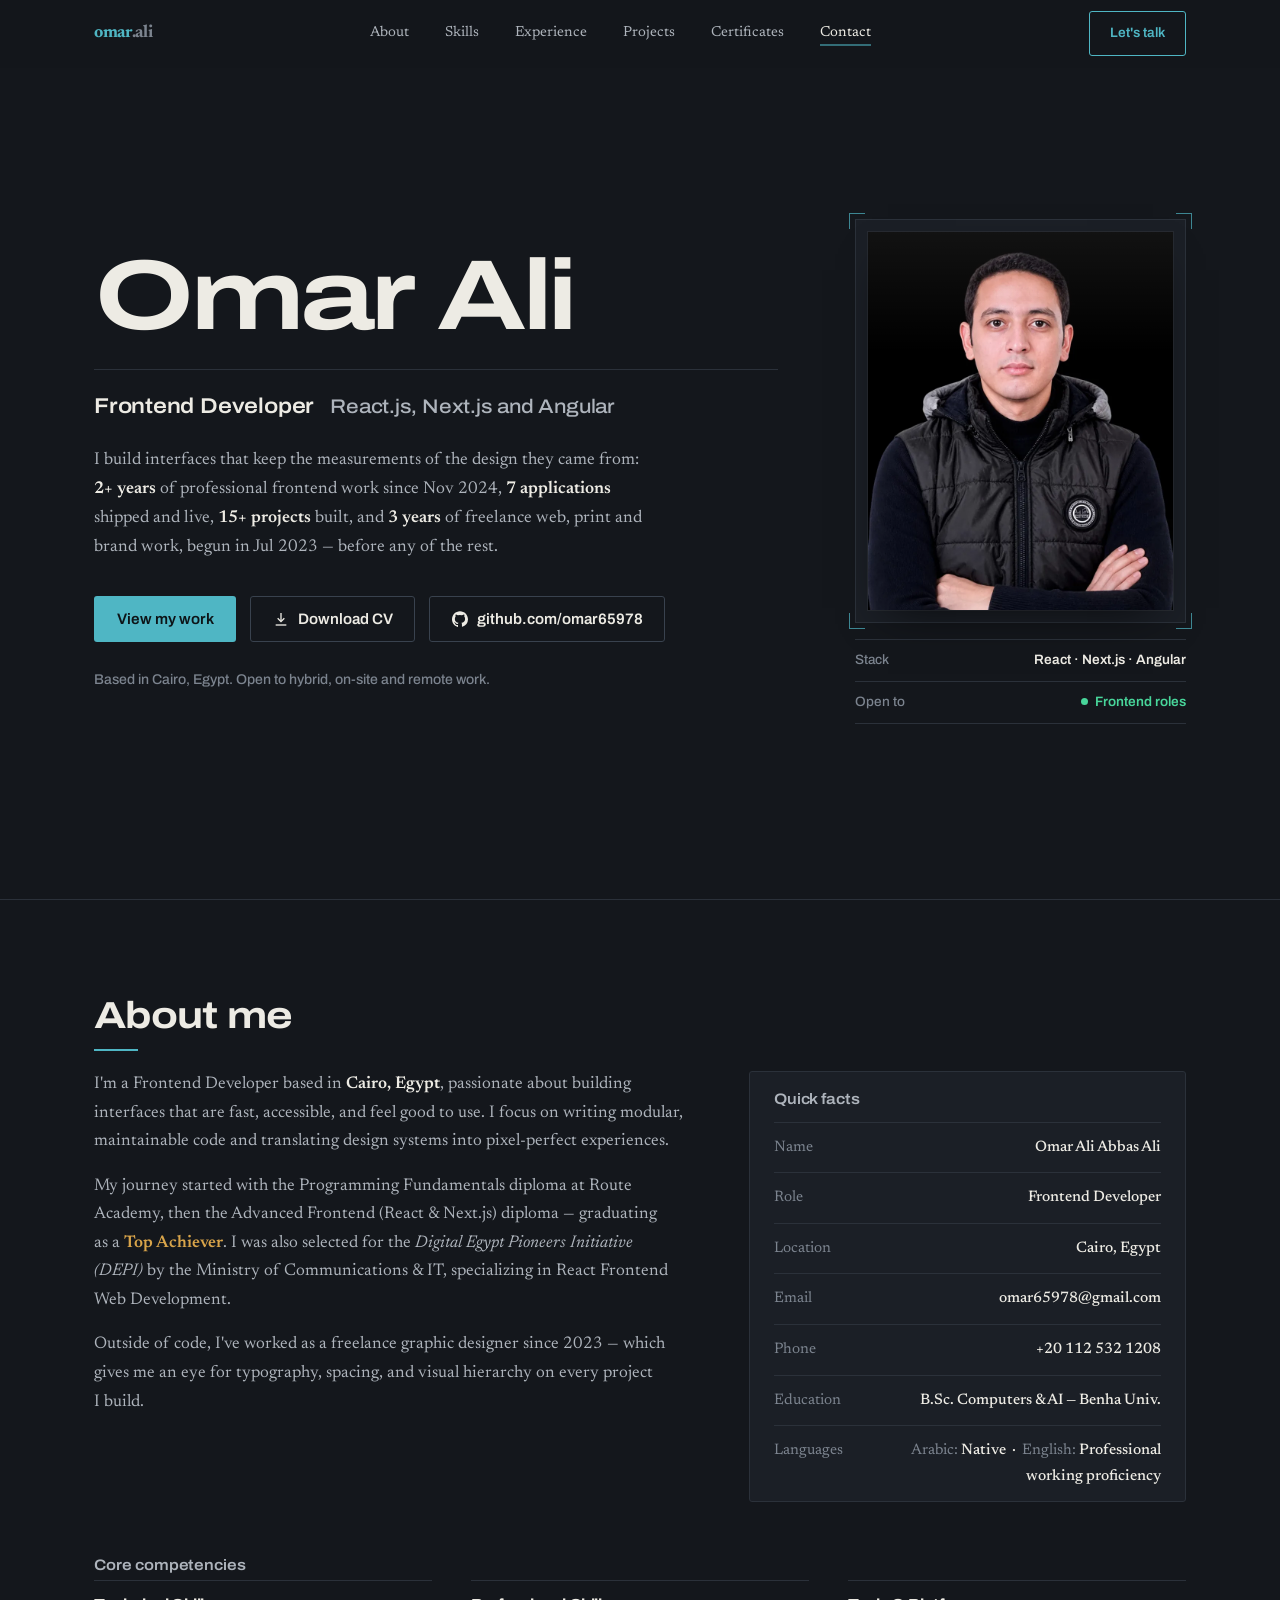
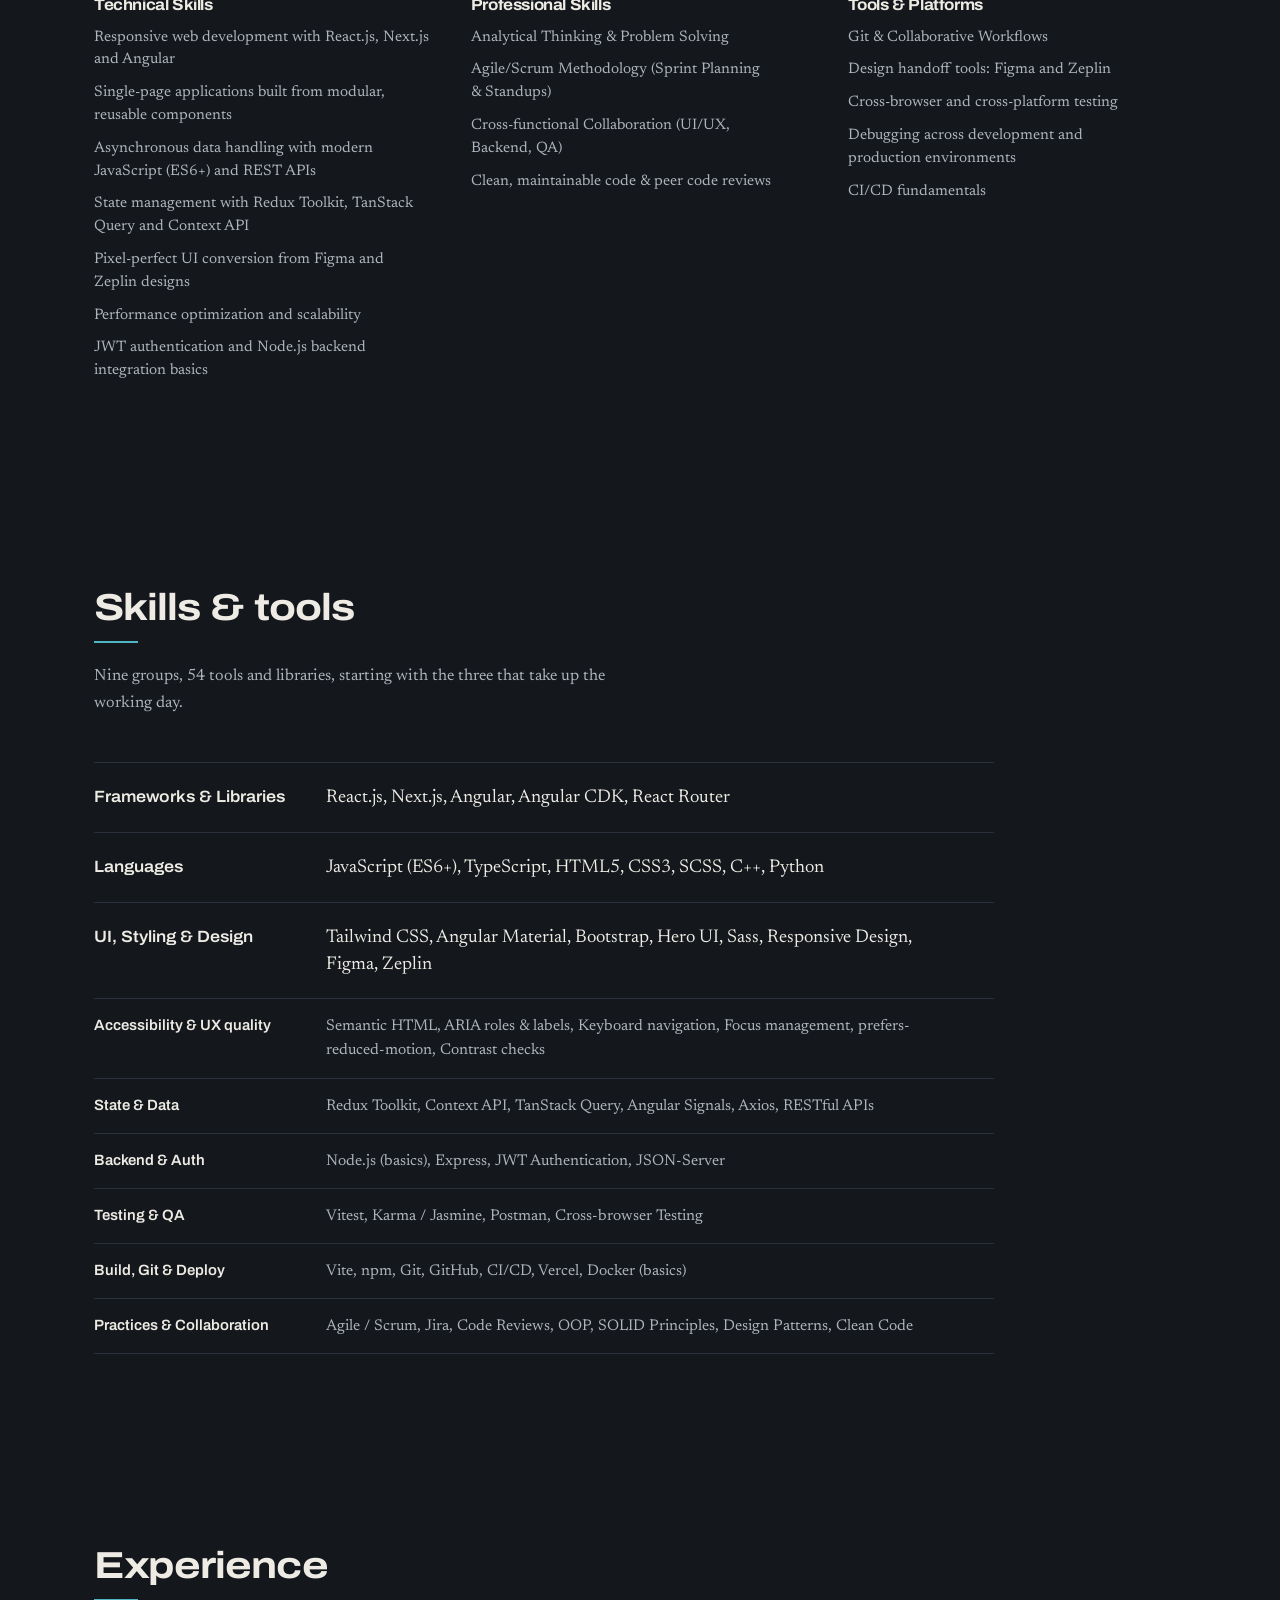
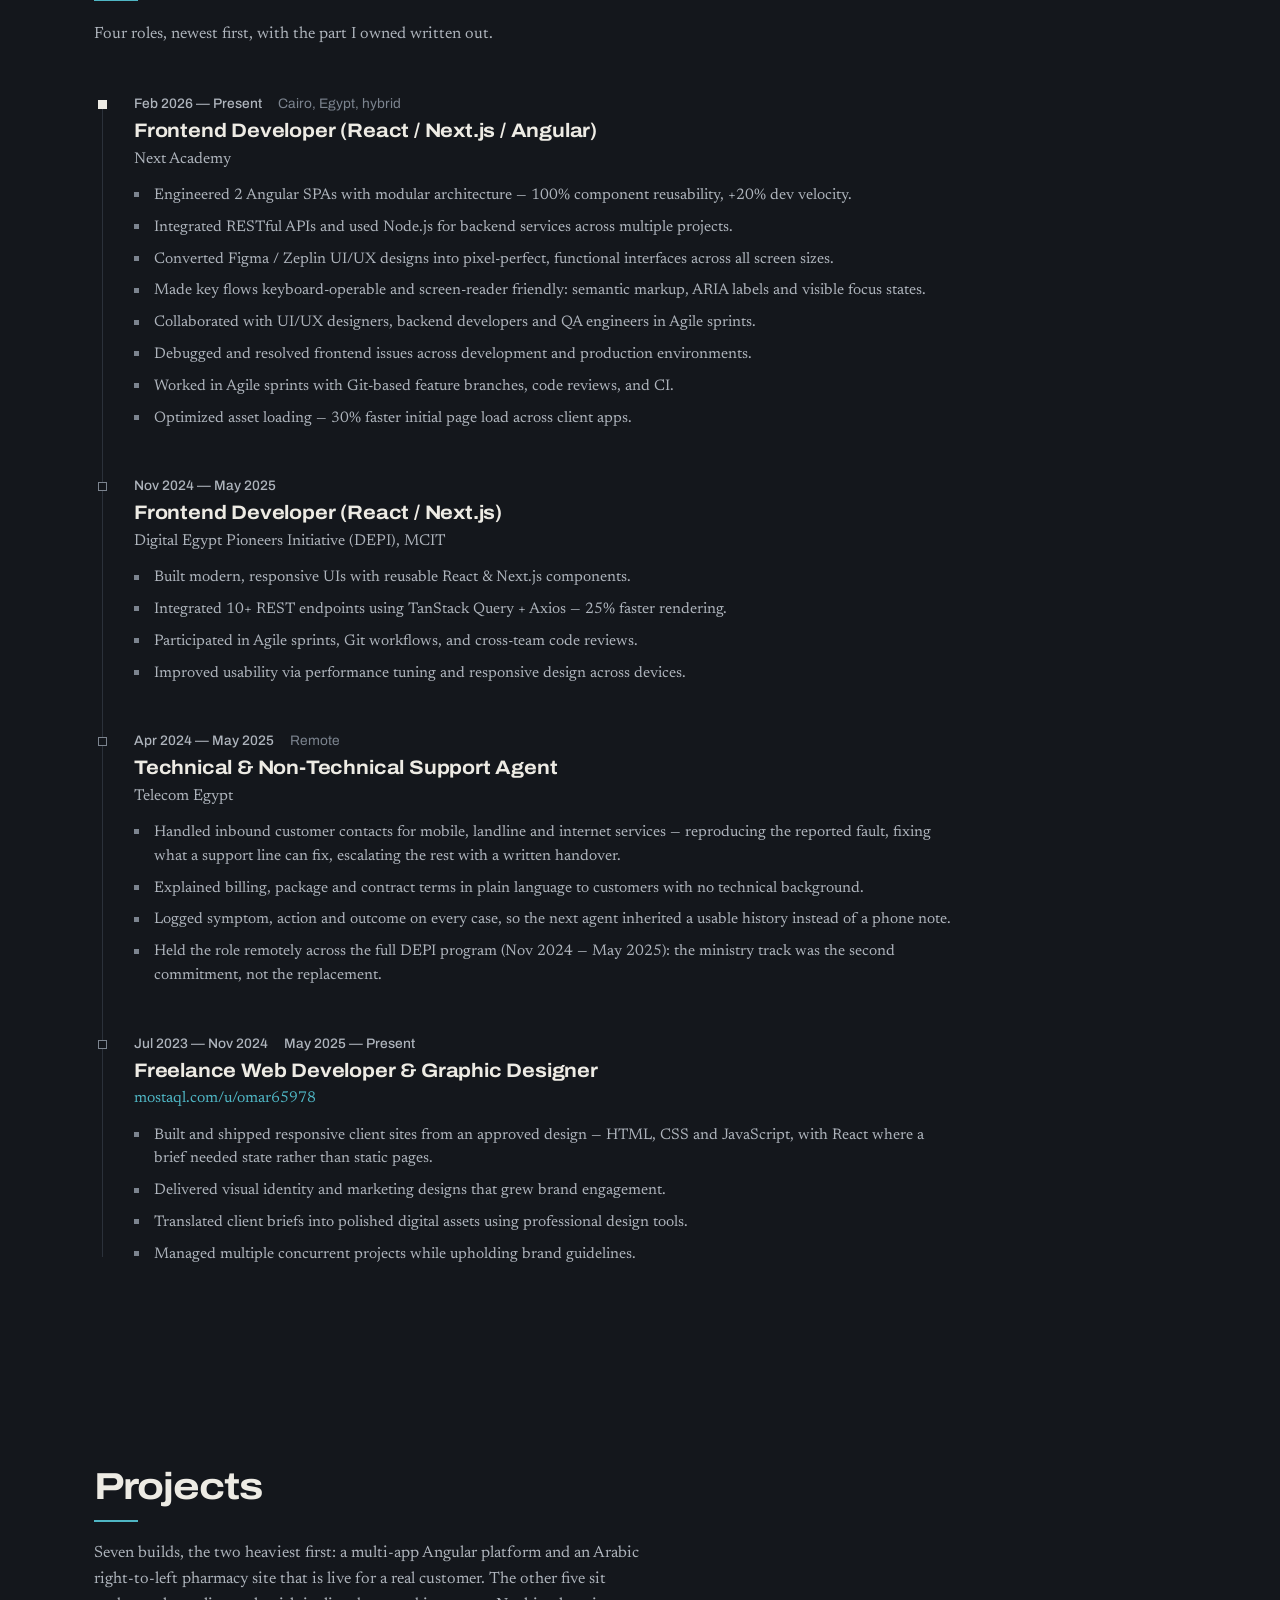
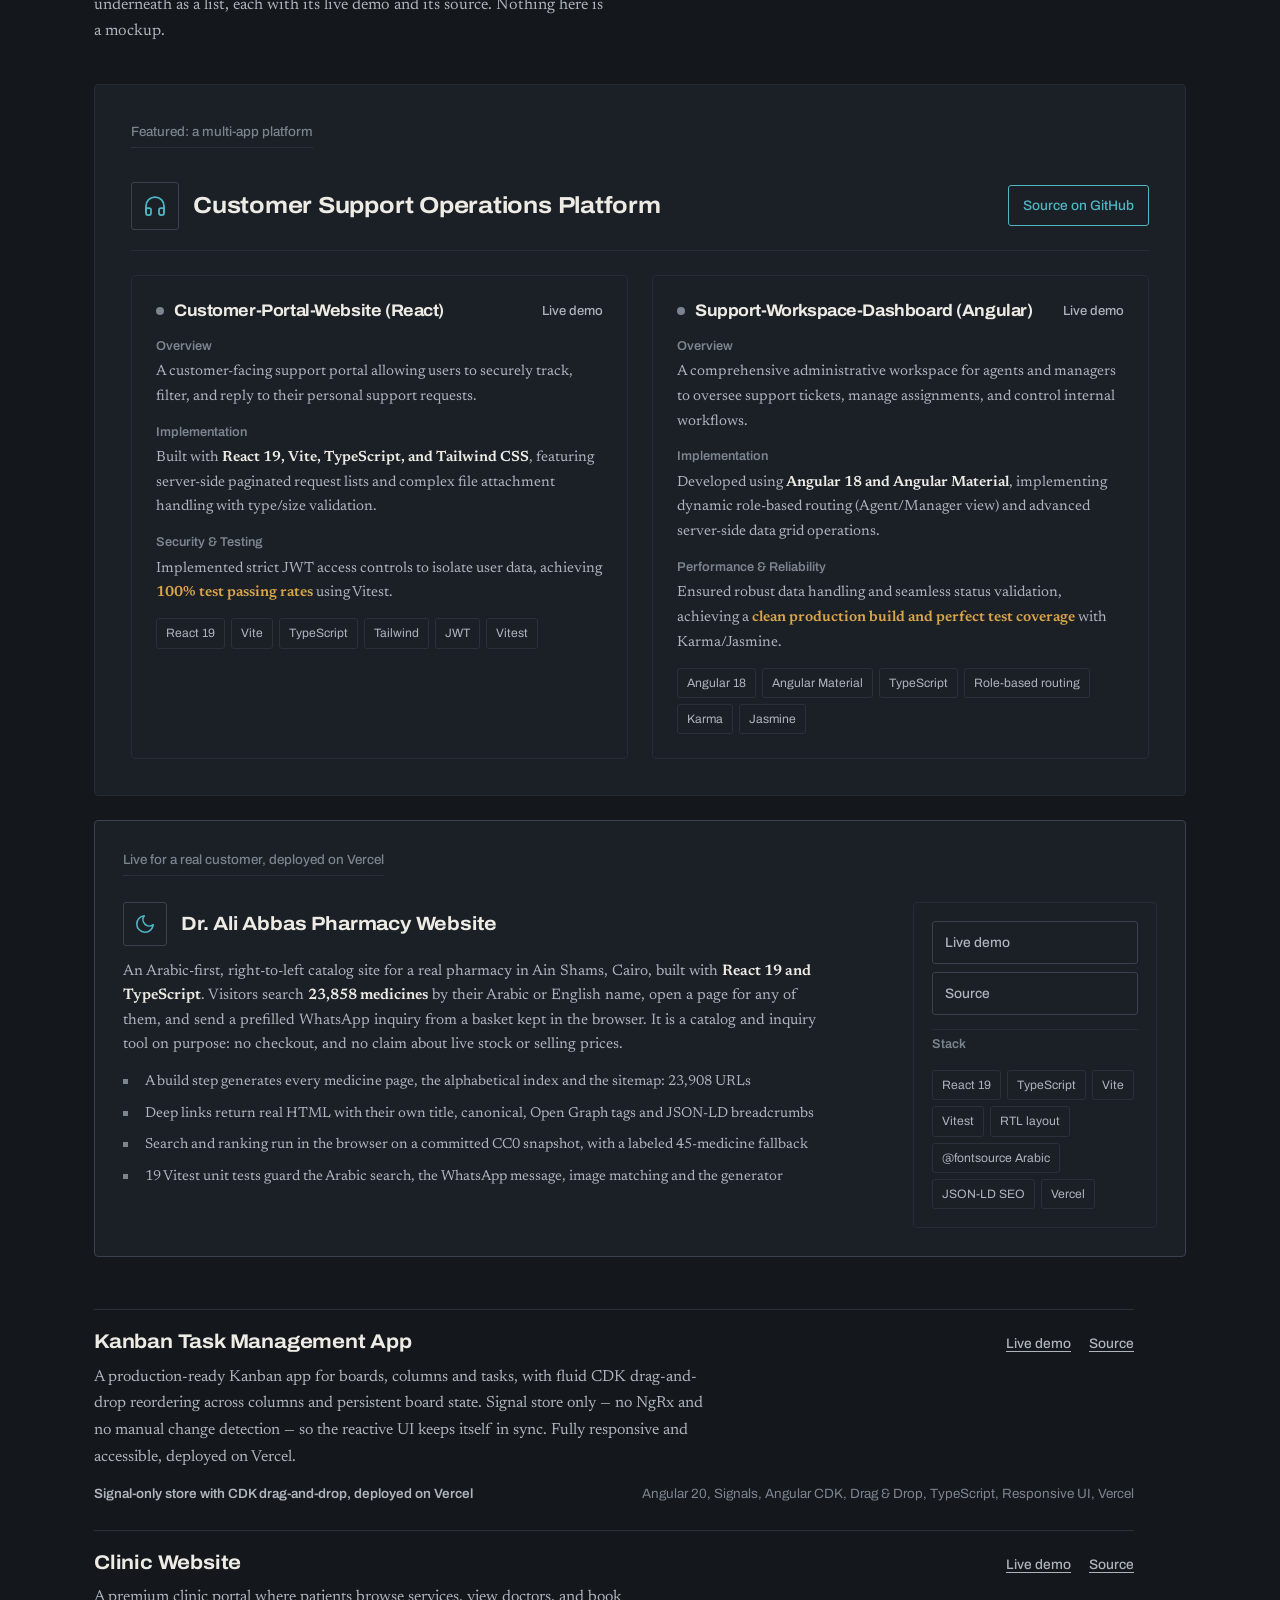
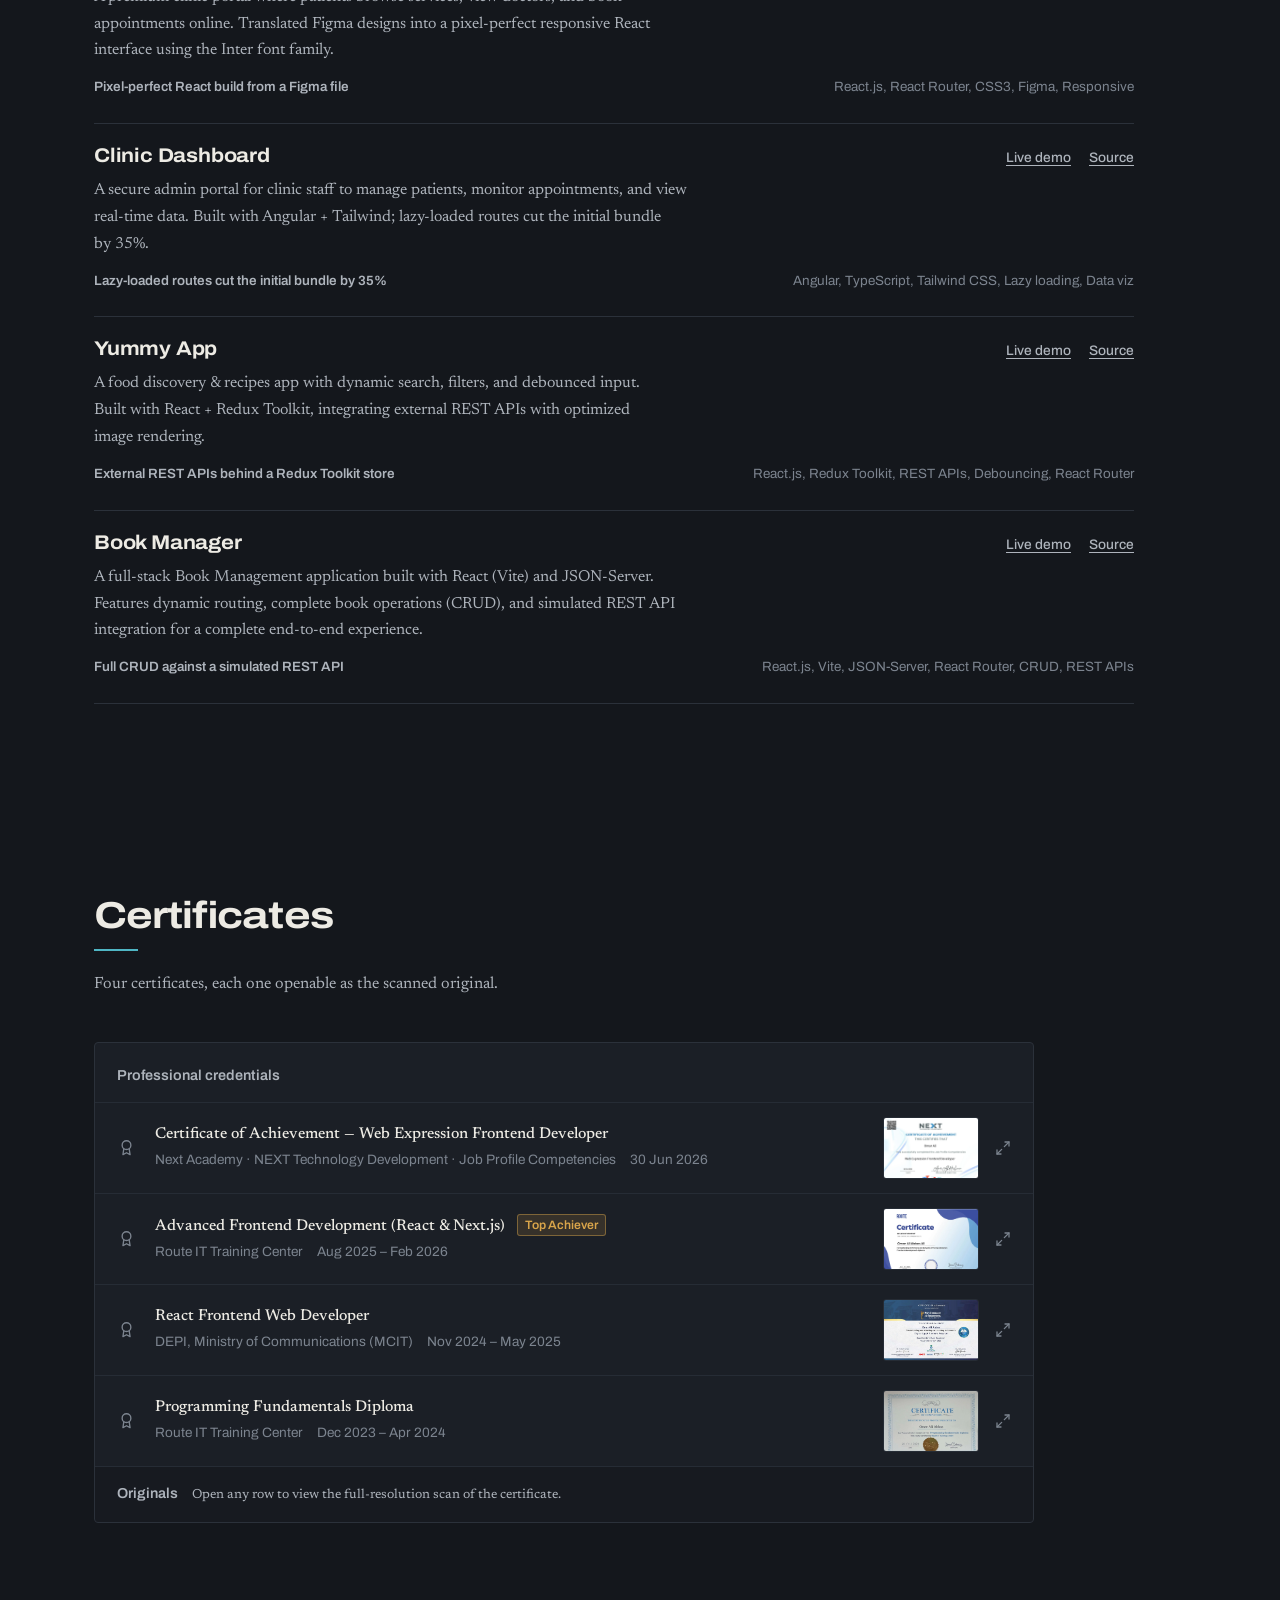
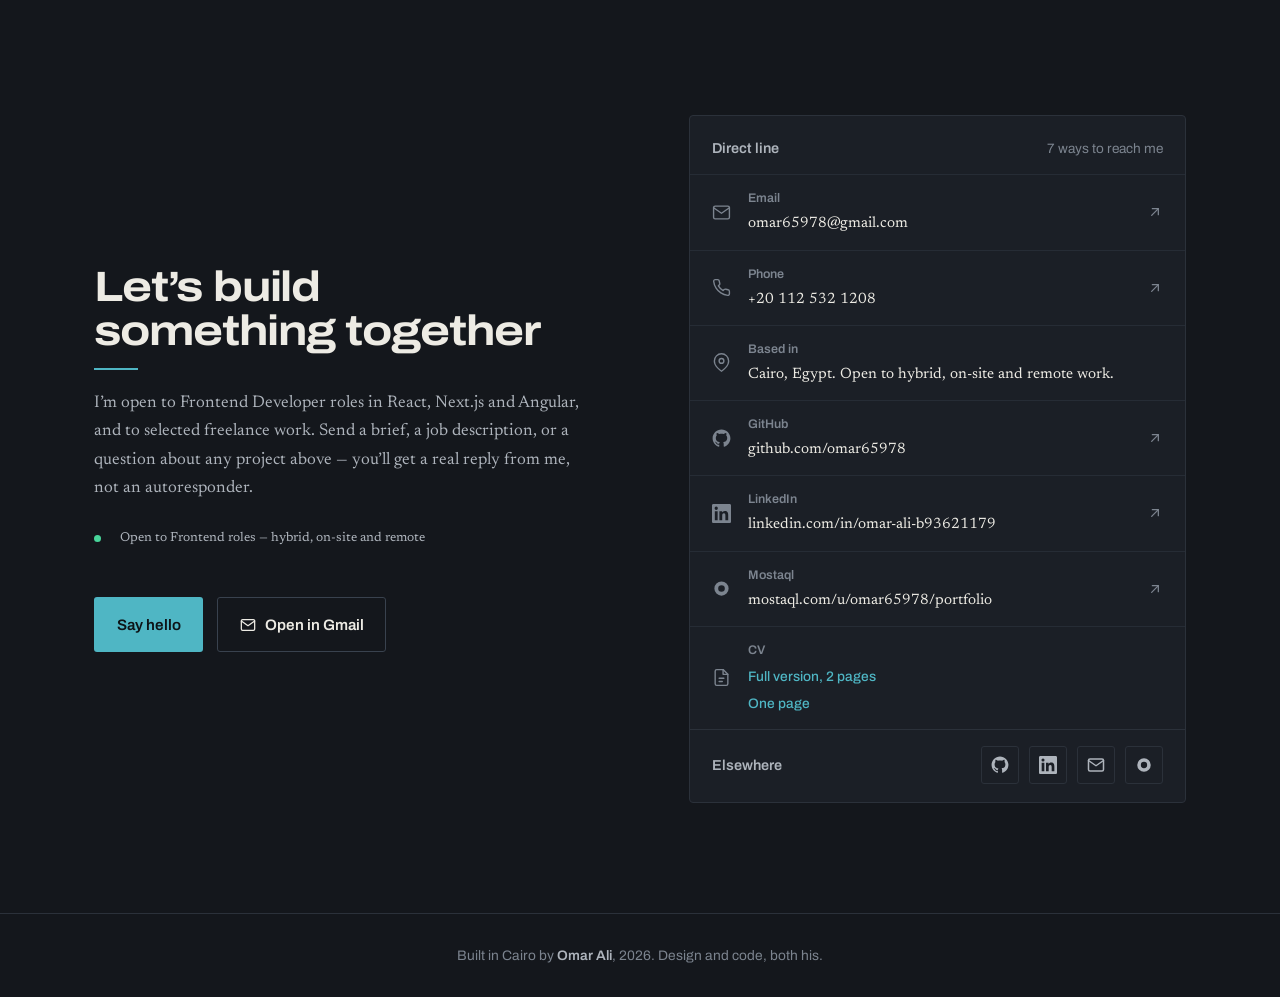
<file: index.html>
<!DOCTYPE html>
<html lang="en">
<head>
  <meta charset="UTF-8" />
  <meta name="viewport" content="width=device-width, initial-scale=1.0" />
  <meta name="description" content="Omar Ali - Frontend Developer based in Cairo, Egypt. Building responsive, accessible, high-performance web apps with React.js, Next.js and Angular." />
  <meta name="author" content="Omar Ali" />
  <meta name="theme-color" content="#14171c" />

  <title>Omar Ali | Frontend Developer</title>

  <!-- Share previews. These four URLs are absolute on purpose: Facebook, LinkedIn,
       WhatsApp and X fetch the card from their own servers and do not resolve
       relative paths against our document, so "assets/..." silently produced no
       image. Everything else in this file stays relative so the site still runs
       from a folder on disk. -->
  <link rel="canonical" href="https://omar65978.github.io/portfolio/" />
  <meta property="og:type" content="website" />
  <meta property="og:site_name" content="Omar Ali" />
  <meta property="og:url" content="https://omar65978.github.io/portfolio/" />
  <meta property="og:title" content="Omar Ali | Frontend Developer" />
  <meta property="og:description" content="Building responsive, accessible, high-performance web apps with React.js, Next.js & Angular." />
  <meta property="og:image" content="https://omar65978.github.io/portfolio/assets/images/profile-og-card-1200x630.jpg" />
  <meta property="og:image:type" content="image/jpeg" />
  <meta property="og:image:width" content="1200" />
  <meta property="og:image:height" content="630" />
  <meta property="og:image:alt" content="Portrait of Omar Ali, frontend developer" />
  <meta property="og:locale" content="en_US" />
  <meta name="twitter:card" content="summary_large_image" />
  <meta name="twitter:title" content="Omar Ali | Frontend Developer" />
  <meta name="twitter:description" content="Building responsive, accessible, high-performance web apps with React.js, Next.js & Angular." />
  <meta name="twitter:image" content="https://omar65978.github.io/portfolio/assets/images/profile-og-card-1200x630.jpg" />
  <meta name="twitter:image:alt" content="Portrait of Omar Ali, frontend developer" />

  <!-- Fonts -->
  <link rel="preconnect" href="https://fonts.googleapis.com" />
  <link rel="preconnect" href="https://fonts.gstatic.com" crossorigin />
  <link href="https://fonts.googleapis.com/css2?family=Archivo:ital,wdth,wght@0,100..125,400..700;1,100..125,400..600&family=Newsreader:ital,opsz,wght@0,6..72,400..600;1,6..72,400..500&display=swap" rel="stylesheet" />

  <link rel="icon" type="image/svg+xml" href="data:image/svg+xml,%3Csvg xmlns='http://www.w3.org/2000/svg' viewBox='0 0 100 100'%3E%3Crect width='100' height='100' rx='20' fill='%237c5cff'/%3E%3Ctext x='50' y='65' font-family='monospace' font-size='50' font-weight='700' text-anchor='middle' fill='white'%3EO%3C/text%3E%3C/svg%3E" />

  <link rel="stylesheet" href="css/style.css" />
</head>
<body>

  <!-- ============== NAV ============== -->
  <nav class="nav" aria-label="Primary navigation">
    <div class="nav-inner">
      <a href="#home" class="logo">omar<span>.ali</span></a>
      <ul class="nav-links">
        <li><a href="#about">About</a></li>
        <li><a href="#skills">Skills</a></li>
        <li><a href="#experience">Experience</a></li>
        <li><a href="#projects">Projects</a></li>
        <li><a href="#certificates">Certificates</a></li>
        <li><a href="#contact">Contact</a></li>
      </ul>
      <a href="#contact" class="nav-cta">Let's talk</a>
      <button class="burger" aria-label="Toggle menu" aria-expanded="false">
        <span></span><span></span><span></span>
      </button>
    </div>
  </nav>

  <main>

    <!-- ============== HERO ============== -->
    <section id="home" class="hero">
      <div class="container">
        <div class="hero-inner">
          <div class="hero-copy">
            <h1 class="hero-name" data-seq style="--i:0">Omar Ali</h1>

            <p class="hero-role" data-seq style="--i:1">
              <span>Frontend Developer</span>
              <span class="stack">React.js, Next.js and Angular</span>
            </p>

            <p class="hero-lead" data-seq style="--i:2">
              I build interfaces that keep the measurements of the design they came from:
              <strong>2+ years</strong> of professional frontend work since Nov 2024,
              <strong>7 applications</strong> shipped and live,
              <strong>15+ projects</strong> built, and <strong>3 years</strong> of freelance web, print
              and brand work, begun in Jul 2023 — before any of the rest.
            </p>

            <div class="hero-actions" data-seq style="--i:3">
              <a href="#projects" class="btn btn--primary">View my work</a>
              <a href="assets/Omar_Ali_Frontend_Developer_CV.pdf" class="btn btn--ghost" data-download download>
                <svg viewBox="0 0 24 24" fill="none" stroke="currentColor" stroke-width="2" aria-hidden="true" focusable="false"><path d="M12 3v12"/><path d="M7 11l5 5 5-5"/><path d="M4 21h16"/></svg>
                Download CV
              </a>
              <a href="https://github.com/omar65978" class="btn btn--ghost" target="_blank" rel="noopener">
                <svg viewBox="0 0 24 24" fill="currentColor" aria-hidden="true" focusable="false"><path d="M12 .5C5.4.5 0 5.9 0 12.5c0 5.3 3.4 9.8 8.2 11.4.6.1.8-.3.8-.6v-2.3c-3.3.7-4-1.6-4-1.6-.6-1.4-1.3-1.8-1.3-1.8-1.1-.7 0-.7 0-.7 1.2.1 1.8 1.2 1.8 1.2 1.1 1.8 2.8 1.3 3.5 1 .1-.8.4-1.3.8-1.6-2.7-.3-5.5-1.3-5.5-6 0-1.3.5-2.4 1.2-3.2-.1-.3-.5-1.6.1-3.2 0 0 1-.3 3.3 1.2a11.5 11.5 0 016 0C17.3 4.8 18.3 5.1 18.3 5.1c.6 1.6.2 2.9.1 3.2.8.8 1.2 1.9 1.2 3.2 0 4.7-2.8 5.7-5.5 6 .4.4.8 1.1.8 2.2v3.3c0 .3.2.7.8.6A12 12 0 0024 12.5C24 5.9 18.6.5 12 .5z"/></svg>
                github.com/omar65978
              </a>
            </div>

            <p class="hero-where" data-seq style="--i:4">Based in Cairo, Egypt. Open to hybrid, on-site and remote work.</p>
          </div>

          <figure class="proof" data-seq style="--i:2">
            <div class="proof-sheet">
              <img src="assets/images/profile.webp" alt="Omar Ali" width="800" height="1062" />
              <span class="crop crop--tl" aria-hidden="true"></span>
              <span class="crop crop--tr" aria-hidden="true"></span>
              <span class="crop crop--bl" aria-hidden="true"></span>
              <span class="crop crop--br" aria-hidden="true"></span>
            </div>
            <dl class="proof-cap">
              <div><dt>Stack</dt><dd>React &middot; Next.js &middot; Angular</dd></div>
              <div><dt>Open to</dt><dd><span class="pulse" aria-hidden="true"></span><span class="open">Frontend roles</span></dd></div>
            </dl>
          </figure>
        </div>
      </div>
    </section>

    <!-- ============== ABOUT ============== -->
    <section id="about">
      <div class="container">
        <div class="section-heading">
          <h2>About me</h2>
        </div>

        <div class="about-grid">
          <div class="about-text">
            <p>
              I'm a Frontend Developer based in <strong>Cairo, Egypt</strong>, passionate about building interfaces that are fast, accessible, and feel good to use. I focus on writing modular, maintainable code and translating design systems into pixel-perfect experiences.
            </p>
            <p>
              My journey started with the Programming Fundamentals diploma at Route Academy, then the Advanced Frontend (React &amp; Next.js) diploma — graduating as a <strong class="earned">Top Achiever</strong>. I was also selected for the <em>Digital Egypt Pioneers Initiative (DEPI)</em> by the Ministry of Communications &amp; IT, specializing in React Frontend Web Development.
            </p>
            <p>
              Outside of code, I've worked as a freelance graphic designer since 2023 — which gives me an eye for typography, spacing, and visual hierarchy on every project I build.
            </p>
          </div>

          <aside class="about-card">
            <h3>Quick facts</h3>
            <div class="info-row">
              <span class="label">Name</span>
              <span class="value">Omar Ali Abbas Ali</span>
            </div>
            <div class="info-row">
              <span class="label">Role</span>
              <span class="value">Frontend Developer</span>
            </div>
            <div class="info-row">
              <span class="label">Location</span>
              <span class="value">Cairo, Egypt</span>
            </div>
            <div class="info-row">
              <span class="label">Email</span>
              <span class="value">omar65978@gmail.com</span>
            </div>
            <div class="info-row">
              <span class="label">Phone</span>
              <span class="value">+20 112 532 1208</span>
            </div>
            <div class="info-row">
              <span class="label">Education</span>
              <span class="value">B.Sc. Computers &amp; AI — Benha Univ.</span>
            </div>
            <div class="info-row">
              <span class="label">Languages</span>
              <span class="value">
                <span class="k">Arabic:</span> Native &nbsp;·&nbsp;
                <span class="k">English:</span> Professional working proficiency
              </span>
            </div>
          </aside>
        </div>

        <!-- Core Competencies -->
        <div class="competencies">
          <h3 class="competencies-title">Core competencies</h3>
          <div class="competencies-grid">
            <div class="competency-col">
              <h4 class="competency-title">Technical Skills</h4>
              <ul class="competency-list">
                <li>Responsive web development with React.js, Next.js and Angular</li>
                <li>Single-page applications built from modular, reusable components</li>
                <li>Asynchronous data handling with modern JavaScript (ES6+) and REST APIs</li>
                <li>State management with Redux Toolkit, TanStack Query and Context API</li>
                <li>Pixel-perfect UI conversion from Figma and Zeplin designs</li>
                <li>Performance optimization and scalability</li>
                <li>JWT authentication and Node.js backend integration basics</li>
              </ul>
            </div>
            <div class="competency-col">
              <h4 class="competency-title">Professional Skills</h4>
              <ul class="competency-list">
                <li>Analytical Thinking &amp; Problem Solving</li>
                <li>Agile/Scrum Methodology (Sprint Planning &amp; Standups)</li>
                <li>Cross-functional Collaboration (UI/UX, Backend, QA)</li>
                <li>Clean, maintainable code &amp; peer code reviews</li>
              </ul>
            </div>
            <div class="competency-col">
              <h4 class="competency-title">Tools &amp; Platforms</h4>
              <ul class="competency-list">
                <li>Git &amp; Collaborative Workflows</li>
                <li>Design handoff tools: Figma and Zeplin</li>
                <li>Cross-browser and cross-platform testing</li>
                <li>Debugging across development and production environments</li>
                <li>CI/CD fundamentals</li>
              </ul>
            </div>
          </div>
        </div>
      </div>
    </section>

    <!-- ============== SKILLS ============== -->
    <section id="skills">
      <div class="container">
        <div class="section-heading">
          <h2>Skills &amp; tools</h2>
        </div>
        <p class="section-lead">Nine groups, 54 tools and libraries, starting with the three that take up the working day.</p>

                <dl class="skills-index">
        <div class="skill-row skill-row--core">
        <dt>Frameworks &amp; Libraries</dt>
        <dd>React.js, Next.js, Angular, Angular CDK, React Router</dd>
        </div>
        <div class="skill-row skill-row--core">
        <dt>Languages</dt>
        <dd>JavaScript (ES6+), TypeScript, HTML5, CSS3, SCSS, C++, Python</dd>
        </div>
        <div class="skill-row skill-row--core">
        <dt>UI, Styling &amp; Design</dt>
        <dd>Tailwind CSS, Angular Material, Bootstrap, Hero UI, Sass, Responsive Design, Figma, Zeplin</dd>
        </div>
        <div class="skill-row">
        <dt>Accessibility &amp; UX quality</dt>
        <dd>Semantic HTML, ARIA roles & labels, Keyboard navigation, Focus management, prefers-reduced-motion, Contrast checks</dd>
        </div>
        <div class="skill-row">
        <dt>State &amp; Data</dt>
        <dd>Redux Toolkit, Context API, TanStack Query, Angular Signals, Axios, RESTful APIs</dd>
        </div>
        <div class="skill-row">
        <dt>Backend &amp; Auth</dt>
        <dd>Node.js (basics), Express, JWT Authentication, JSON-Server</dd>
        </div>
        <div class="skill-row">
        <dt>Testing &amp; QA</dt>
        <dd>Vitest, Karma / Jasmine, Postman, Cross-browser Testing</dd>
        </div>
        <div class="skill-row">
        <dt>Build, Git &amp; Deploy</dt>
        <dd>Vite, npm, Git, GitHub, CI/CD, Vercel, Docker (basics)</dd>
        </div>
        <div class="skill-row">
        <dt>Practices &amp; Collaboration</dt>
        <dd>Agile / Scrum, Jira, Code Reviews, OOP, SOLID Principles, Design Patterns, Clean Code</dd>
        </div>
        </dl>
      </div>
    </section>

    <!-- ============== EXPERIENCE ============== -->
    <section id="experience">
      <div class="container">
        <div class="section-heading">
          <h2>Experience</h2>
        </div>
        <p class="section-lead">Four roles, newest first, with the part I owned written out.</p>

        <div class="timeline">
          <div class="timeline-item current">
            <div class="timeline-dot"></div>
            <div class="timeline-meta"><span class="when">Feb 2026 — Present</span><span class="where">Cairo, Egypt, hybrid</span></div>
            <h3 class="timeline-role">Frontend Developer (React / Next.js / Angular)</h3>
            <div class="timeline-company">Next Academy</div>
            <ul class="timeline-bullets">
              <li>Engineered 2 Angular SPAs with modular architecture — 100% component reusability, +20% dev velocity.</li>
              <li>Integrated RESTful APIs and used Node.js for backend services across multiple projects.</li>
              <li>Converted Figma / Zeplin UI/UX designs into pixel-perfect, functional interfaces across all screen sizes.</li>
              <li>Made key flows keyboard-operable and screen-reader friendly: semantic markup, ARIA labels and visible focus states.</li>
              <li>Collaborated with UI/UX designers, backend developers and QA engineers in Agile sprints.</li>
              <li>Debugged and resolved frontend issues across development and production environments.</li>
              <li>Worked in Agile sprints with Git-based feature branches, code reviews, and CI.</li>
              <li>Optimized asset loading — 30% faster initial page load across client apps.</li>
            </ul>
          </div>

          <div class="timeline-item">
            <div class="timeline-dot"></div>
            <div class="timeline-meta">Nov 2024 — May 2025</div>
            <h3 class="timeline-role">Frontend Developer (React / Next.js)</h3>
            <div class="timeline-company">Digital Egypt Pioneers Initiative (DEPI), MCIT</div>
            <ul class="timeline-bullets">
              <li>Built modern, responsive UIs with reusable React &amp; Next.js components.</li>
              <li>Integrated 10+ REST endpoints using TanStack Query + Axios — 25% faster rendering.</li>
              <li>Participated in Agile sprints, Git workflows, and cross-team code reviews.</li>
              <li>Improved usability via performance tuning and responsive design across devices.</li>
            </ul>
          </div>

          <div class="timeline-item">
            <div class="timeline-dot"></div>
            <div class="timeline-meta"><span class="when">Apr 2024 — May 2025</span><span class="where">Remote</span></div>
            <h3 class="timeline-role">Technical &amp; Non-Technical Support Agent</h3>
            <div class="timeline-company">Telecom Egypt</div>
            <ul class="timeline-bullets">
              <li>Handled inbound customer contacts for mobile, landline and internet services — reproducing the reported fault, fixing what a support line can fix, escalating the rest with a written handover.</li>
              <li>Explained billing, package and contract terms in plain language to customers with no technical background.</li>
              <li>Logged symptom, action and outcome on every case, so the next agent inherited a usable history instead of a phone note.</li>
              <li>Held the role remotely across the full DEPI program (Nov 2024 — May 2025): the ministry track was the second commitment, not the replacement.</li>
            </ul>
          </div>

          <div class="timeline-item">
            <div class="timeline-dot"></div>
            <div class="timeline-meta"><span class="when">Jul 2023 — Nov 2024</span><span class="when">May 2025 — Present</span></div>
            <h3 class="timeline-role">Freelance Web Developer &amp; Graphic Designer</h3>
            <div class="timeline-company">
              <a href="https://mostaql.com/u/omar65978/portfolio" target="_blank" rel="noopener">
                mostaql.com/u/omar65978
              </a>
            </div>
            <ul class="timeline-bullets">
              <li>Built and shipped responsive client sites from an approved design — HTML, CSS and JavaScript, with React where a brief needed state rather than static pages.</li>
              <li>Delivered visual identity and marketing designs that grew brand engagement.</li>
              <li>Translated client briefs into polished digital assets using professional design tools.</li>
              <li>Managed multiple concurrent projects while upholding brand guidelines.</li>
            </ul>
          </div>
        </div>
      </div>
    </section>

    <!-- ============== PROJECTS ============== -->
    <section id="projects">
      <div class="container">
        <div class="section-heading">
          <h2>Projects</h2>
        </div>

        <p class="projects-lead">
          Seven builds, the two heaviest first: a multi-app Angular platform and an Arabic
          right-to-left pharmacy site that is live for a real customer. The other five sit
          underneath as a list, each with its live demo and its source. Nothing here is a mockup.
        </p>

        <div class="projects-grid">

          <article class="project-card project-card--featured">
            <span class="project-badge">Featured: a multi-app platform</span>
            <div class="project-featured-header">
              <span class="project-icon">
              <svg width="22" height="22" viewBox="0 0 24 24" fill="none" stroke="currentColor" stroke-width="1.75" stroke-linecap="round" stroke-linejoin="round" aria-hidden="true"><path d="M3 18v-6a9 9 0 0 1 18 0v6"/><path d="M21 19a2 2 0 0 1-2 2h-1a2 2 0 0 1-2-2v-3a2 2 0 0 1 2-2h3zM3 19a2 2 0 0 0 2 2h1a2 2 0 0 0 2-2v-3a2 2 0 0 0-2-2H3z"/></svg>
            </span>
              <h3>Customer Support Operations Platform</h3>
              <div class="project-links">
                <a href="https://github.com/omar65978/Customer-Support-Operations-Platform" target="_blank" rel="noopener" class="primary-link" aria-label="GitHub repository">Source on GitHub</a>
              </div>
            </div>

            <div class="project-modules">
              <!-- Module 1: Customer Portal -->
              <div class="project-module">
                <div class="project-module-head">
                  <span class="project-module-dot"></span>
                  <h4>Customer-Portal-Website (React)</h4>
                  <a class="module-link" href="https://customer-support-operations-platfor-taupe.vercel.app/" target="_blank" rel="noopener" aria-label="Live demo of Customer-Portal-Website">Live demo</a>
                </div>
                <div class="module-row">
                  <span class="key">Overview</span>
                  <span class="val">A customer-facing support portal allowing users to securely track, filter, and reply to their personal support requests.</span>
                </div>
                <div class="module-row">
                  <span class="key">Implementation</span>
                  <span class="val">Built with <strong>React 19, Vite, TypeScript, and Tailwind CSS</strong>, featuring server-side paginated request lists and complex file attachment handling with type/size validation.</span>
                </div>
                <div class="module-row">
                  <span class="key">Security &amp; Testing</span>
                  <span class="val">Implemented strict JWT access controls to isolate user data, achieving <strong class="earned">100% test passing rates</strong> using Vitest.</span>
                </div>
                <div class="project-tags">
                  <span class="project-tag">React 19</span>
                  <span class="project-tag">Vite</span>
                  <span class="project-tag">TypeScript</span>
                  <span class="project-tag">Tailwind</span>
                  <span class="project-tag">JWT</span>
                  <span class="project-tag">Vitest</span>
                </div>
              </div>

              <!-- Module 2: Support Workspace Dashboard -->
              <div class="project-module">
                <div class="project-module-head">
                  <span class="project-module-dot"></span>
                  <h4>Support-Workspace-Dashboard (Angular)</h4>
                  <a class="module-link" href="https://customer-support-operations-platfor-murex.vercel.app/" target="_blank" rel="noopener" aria-label="Live demo of Support-Workspace-Dashboard">Live demo</a>
                </div>
                <div class="module-row">
                  <span class="key">Overview</span>
                  <span class="val">A comprehensive administrative workspace for agents and managers to oversee support tickets, manage assignments, and control internal workflows.</span>
                </div>
                <div class="module-row">
                  <span class="key">Implementation</span>
                  <span class="val">Developed using <strong>Angular 18 and Angular Material</strong>, implementing dynamic role-based routing (Agent/Manager view) and advanced server-side data grid operations.</span>
                </div>
                <div class="module-row">
                  <span class="key">Performance &amp; Reliability</span>
                  <span class="val">Ensured robust data handling and seamless status validation, achieving a <strong class="earned">clean production build and perfect test coverage</strong> with Karma/Jasmine.</span>
                </div>
                <div class="project-tags">
                  <span class="project-tag">Angular 18</span>
                  <span class="project-tag">Angular Material</span>
                  <span class="project-tag">TypeScript</span>
                  <span class="project-tag">Role-based routing</span>
                  <span class="project-tag">Karma</span>
                  <span class="project-tag">Jasmine</span>
                </div>
              </div>
            </div>
          </article>

          <article class="project-card project-card--wide">
            <span class="project-badge">Live for a real customer, deployed on Vercel</span>
            <div class="project-wide">
              <div class="project-wide-main">
                <div class="project-head">
                  <span class="project-icon">
              <svg width="22" height="22" viewBox="0 0 24 24" fill="none" stroke="currentColor" stroke-width="1.75" stroke-linecap="round" stroke-linejoin="round" aria-hidden="true"><path d="M21 12.8A9 9 0 1 1 11.2 3a7 7 0 0 0 9.8 9.8Z"/></svg>
            </span>
                  <h3 class="project-title">Dr. Ali Abbas Pharmacy Website</h3>
                </div>
                <p class="project-desc">
                  An Arabic-first, right-to-left catalog site for a real pharmacy in Ain Shams, Cairo, built with
                  <strong>React 19 and TypeScript</strong>. Visitors search <strong>23,858 medicines</strong> by their
                  Arabic or English name, open a page for any of them, and send a prefilled WhatsApp inquiry from a
                  basket kept in the browser. It is a catalog and inquiry tool on purpose: no checkout, and no claim
                  about live stock or selling prices.
                </p>
                <ul class="project-wide-points">
                  <li>A build step generates every medicine page, the alphabetical index and the sitemap: 23,908 URLs</li>
                  <li>Deep links return real HTML with their own title, canonical, Open Graph tags and JSON-LD breadcrumbs</li>
                  <li>Search and ranking run in the browser on a committed CC0 snapshot, with a labeled 45-medicine fallback</li>
                  <li>19 Vitest unit tests guard the Arabic search, the WhatsApp message, image matching and the generator</li>
                </ul>
              </div>

              <aside class="project-wide-rail">
                <div class="project-links">
                  <a href="https://dr-ali-abbas-pharmacy-site-14xz.vercel.app/" target="_blank" rel="noopener">Live demo</a>
                  <a href="https://github.com/omar65978/pharmacy-site" target="_blank" rel="noopener">Source</a>
                </div>
                <span class="rail-label">Stack</span>
                <div class="project-tags">
                  <span class="project-tag">React 19</span>
                  <span class="project-tag">TypeScript</span>
                  <span class="project-tag">Vite</span>
                  <span class="project-tag">Vitest</span>
                  <span class="project-tag">RTL layout</span>
                  <span class="project-tag">@fontsource Arabic</span>
                  <span class="project-tag">JSON-LD SEO</span>
                  <span class="project-tag">Vercel</span>
                </div>
              </aside>
            </div>
          </article>

        <ol class="project-list">
          <li class="pl-item">
          <div class="pl-top">
            <h3 class="pl-title">Kanban Task Management App</h3>
            <div class="pl-links">
              <a href="https://kanban-management-web-app-angular.vercel.app/" target="_blank" rel="noopener">Live demo</a>
              <a href="https://github.com/omar65978/Kanban-management-web-app-angular" target="_blank" rel="noopener">Source</a>
            </div>
          </div>
          <p class="pl-desc">A production-ready Kanban app for boards, columns and tasks, with fluid CDK drag-and-drop
          reordering across columns and persistent board state. Signal store only &mdash; no NgRx and no manual change
          detection &mdash; so the reactive UI keeps itself in sync. Fully responsive and accessible, deployed on Vercel.</p>
          <div class="pl-foot">
            <span class="pl-claim">Signal-only store with CDK drag-and-drop, deployed on Vercel</span>
            <span class="pl-stack">Angular 20, Signals, Angular CDK, Drag &amp; Drop, TypeScript, Responsive UI, Vercel</span>
          </div>
        </li>

          <li class="pl-item">
          <div class="pl-top">
            <h3 class="pl-title">Clinic Website</h3>
            <div class="pl-links">
              <a href="https://clinic-website-gilt-eight.vercel.app/" target="_blank" rel="noopener">Live demo</a>
              <a href="https://github.com/omar65978/Clinic-Website" target="_blank" rel="noopener">Source</a>
            </div>
          </div>
          <p class="pl-desc">A premium clinic portal where patients browse services, view doctors, and book appointments online. Translated Figma designs into a pixel-perfect responsive React interface using the Inter font family.</p>
          <div class="pl-foot">
            <span class="pl-claim">Pixel-perfect React build from a Figma file</span>
            <span class="pl-stack">React.js, React Router, CSS3, Figma, Responsive</span>
          </div>
        </li>

          <li class="pl-item">
          <div class="pl-top">
            <h3 class="pl-title">Clinic Dashboard</h3>
            <div class="pl-links">
              <a href="https://clinic-dashboard-angular.vercel.app/" target="_blank" rel="noopener">Live demo</a>
              <a href="https://github.com/omar65978/Clinic-Dashboard-Angular-" target="_blank" rel="noopener">Source</a>
            </div>
          </div>
          <p class="pl-desc">A secure admin portal for clinic staff to manage patients, monitor appointments, and view real-time data. Built with Angular + Tailwind; lazy-loaded routes cut the initial bundle by 35%.</p>
          <div class="pl-foot">
            <span class="pl-claim">Lazy-loaded routes cut the initial bundle by 35%</span>
            <span class="pl-stack">Angular, TypeScript, Tailwind CSS, Lazy loading, Data viz</span>
          </div>
        </li>

          <li class="pl-item">
          <div class="pl-top">
            <h3 class="pl-title">Yummy App</h3>
            <div class="pl-links">
              <a href="https://yummy-app-phi.vercel.app/" target="_blank" rel="noopener">Live demo</a>
              <a href="https://github.com/omar65978/Yummy-App" target="_blank" rel="noopener">Source</a>
            </div>
          </div>
          <p class="pl-desc">A food discovery &amp; recipes app with dynamic search, filters, and debounced input. Built with React + Redux Toolkit, integrating external REST APIs with optimized image rendering.</p>
          <div class="pl-foot">
            <span class="pl-claim">External REST APIs behind a Redux Toolkit store</span>
            <span class="pl-stack">React.js, Redux Toolkit, REST APIs, Debouncing, React Router</span>
          </div>
        </li>

          <li class="pl-item">
          <div class="pl-top">
            <h3 class="pl-title">Book Manager</h3>
            <div class="pl-links">
              <a href="https://react-project-requirements.vercel.app/" target="_blank" rel="noopener">Live demo</a>
              <a href="https://github.com/omar65978/book-manager" target="_blank" rel="noopener">Source</a>
            </div>
          </div>
          <p class="pl-desc">A full-stack Book Management application built with React (Vite) and JSON-Server. Features dynamic routing, complete book operations (CRUD), and simulated REST API integration for a complete end-to-end experience.</p>
          <div class="pl-foot">
            <span class="pl-claim">Full CRUD against a simulated REST API</span>
            <span class="pl-stack">React.js, Vite, JSON-Server, React Router, CRUD, REST APIs</span>
          </div>
        </li>
        </ol>





        </div>
      </div>
    </section>

    <!-- ============== CERTIFICATES ============== -->
    <section id="certificates">
      <div class="container">
        <div class="section-heading">
          <h2>Certificates</h2>
        </div>
        <p class="section-lead">Four certificates, each one openable as the scanned original.</p>

        <div class="cred-card">
          <div class="cred-head">
            <span class="k">Professional credentials</span>
          </div>

          <ul class="cred-list">
              <li>
                <button type="button" class="cred-row" data-cert="assets/images/cert-next-webexpression.webp" data-caption="Certificate of Achievement — this certifies that Omar Ali has successfully completed the Job Profile Competencies: Web Expression Frontend Developer — Next Academy · NEXT Technology Development, 30 Jun 2026 — Serial W.T-01WFD-836592">
                  <span class="cred-ic"><svg width="19" height="19" viewBox="0 0 24 24" fill="none" stroke="currentColor" stroke-width="1.7" stroke-linecap="round" stroke-linejoin="round" aria-hidden="true"><circle cx="12" cy="9" r="5.5"/><path d="M8.6 13.6 7.5 21l4.5-2.4L16.5 21l-1.1-7.4"/></svg></span>
                  <span class="cred-txt">
                    <span class="cred-title">Certificate of Achievement — Web Expression Frontend Developer</span>
                    <span class="cred-meta"><span>Next Academy · NEXT Technology Development · Job Profile Competencies</span><span>30 Jun 2026</span></span>
                  </span>
                  <span class="cred-thumb" aria-hidden="true"><img src="assets/images/cert-next-webexpression.webp" alt="" loading="lazy" /></span>
                  <span class="cred-go"><svg width="16" height="16" viewBox="0 0 24 24" fill="none" stroke="currentColor" stroke-width="1.9" stroke-linecap="round" stroke-linejoin="round" aria-hidden="true"><path d="M15 3h6v6"/><path d="M9 21H3v-6"/><path d="M21 3l-7 7"/><path d="M3 21l7-7"/></svg></span>
                </button>
              </li>
              <li>
                <button type="button" class="cred-row" data-cert="assets/images/cert-route-frontend.webp" data-caption="Advanced Frontend Development (React & Next.js) — Route IT Training Center, Aug 2025 – Feb 2026 — Top Achiever">
                  <span class="cred-ic"><svg width="19" height="19" viewBox="0 0 24 24" fill="none" stroke="currentColor" stroke-width="1.7" stroke-linecap="round" stroke-linejoin="round" aria-hidden="true"><circle cx="12" cy="9" r="5.5"/><path d="M8.6 13.6 7.5 21l4.5-2.4L16.5 21l-1.1-7.4"/></svg></span>
                  <span class="cred-txt">
                    <span class="cred-title">Advanced Frontend Development (React &amp; Next.js) <span class="chip-award">Top Achiever</span></span>
                    <span class="cred-meta"><span>Route IT Training Center</span><span>Aug 2025 – Feb 2026</span></span>
                  </span>
                  <span class="cred-thumb" aria-hidden="true"><img src="assets/images/cert-route-frontend.webp" alt="" loading="lazy" /></span>
                  <span class="cred-go"><svg width="16" height="16" viewBox="0 0 24 24" fill="none" stroke="currentColor" stroke-width="1.9" stroke-linecap="round" stroke-linejoin="round" aria-hidden="true"><path d="M15 3h6v6"/><path d="M9 21H3v-6"/><path d="M21 3l-7 7"/><path d="M3 21l7-7"/></svg></span>
                </button>
              </li>
              <li>
                <button type="button" class="cred-row" data-cert="assets/images/cert-depi-react.webp" data-caption="React Frontend Web Developer — DEPI · Ministry of Communications (MCIT), Nov 2024 – May 2025">
                  <span class="cred-ic"><svg width="19" height="19" viewBox="0 0 24 24" fill="none" stroke="currentColor" stroke-width="1.7" stroke-linecap="round" stroke-linejoin="round" aria-hidden="true"><circle cx="12" cy="9" r="5.5"/><path d="M8.6 13.6 7.5 21l4.5-2.4L16.5 21l-1.1-7.4"/></svg></span>
                  <span class="cred-txt">
                    <span class="cred-title">React Frontend Web Developer</span>
                    <span class="cred-meta"><span>DEPI, Ministry of Communications (MCIT)</span><span>Nov 2024 – May 2025</span></span>
                  </span>
                  <span class="cred-thumb" aria-hidden="true"><img src="assets/images/cert-depi-react.webp" alt="" loading="lazy" /></span>
                  <span class="cred-go"><svg width="16" height="16" viewBox="0 0 24 24" fill="none" stroke="currentColor" stroke-width="1.9" stroke-linecap="round" stroke-linejoin="round" aria-hidden="true"><path d="M15 3h6v6"/><path d="M9 21H3v-6"/><path d="M21 3l-7 7"/><path d="M3 21l7-7"/></svg></span>
                </button>
              </li>
              <li>
                <button type="button" class="cred-row" data-cert="assets/images/cert-route-fundamentals.webp" data-caption="Programming Fundamentals Diploma — Route IT Training Center, Dec 2023 – Apr 2024">
                  <span class="cred-ic"><svg width="19" height="19" viewBox="0 0 24 24" fill="none" stroke="currentColor" stroke-width="1.7" stroke-linecap="round" stroke-linejoin="round" aria-hidden="true"><circle cx="12" cy="9" r="5.5"/><path d="M8.6 13.6 7.5 21l4.5-2.4L16.5 21l-1.1-7.4"/></svg></span>
                  <span class="cred-txt">
                    <span class="cred-title">Programming Fundamentals Diploma</span>
                    <span class="cred-meta"><span>Route IT Training Center</span><span>Dec 2023 – Apr 2024</span></span>
                  </span>
                  <span class="cred-thumb" aria-hidden="true"><img src="assets/images/cert-route-fundamentals.webp" alt="" loading="lazy" /></span>
                  <span class="cred-go"><svg width="16" height="16" viewBox="0 0 24 24" fill="none" stroke="currentColor" stroke-width="1.9" stroke-linecap="round" stroke-linejoin="round" aria-hidden="true"><path d="M15 3h6v6"/><path d="M9 21H3v-6"/><path d="M21 3l-7 7"/><path d="M3 21l7-7"/></svg></span>
                </button>
              </li>
          </ul>

          <div class="cred-foot">
            <span class="k">Originals</span>
            <span class="cred-hint">Open any row to view the full-resolution scan of the certificate.</span>
          </div>
        </div>
      </div>
    </section>

    <!-- ============== CONTACT ============== -->
        <section id="contact" class="contact">
      <div class="container">
        <div class="contact-panel">

          <div class="contact-pitch">
            <div class="section-heading">
              <h2>Let&rsquo;s build something together</h2>
            </div>
            <p class="contact-intro">
              I&rsquo;m open to Frontend Developer roles in React, Next.js and Angular, and to selected
              freelance work. Send a brief, a job description, or a question about any project above &mdash; you&rsquo;ll
              get a real reply from me, not an autoresponder.
            </p>
            <p class="contact-availability">
              <span class="pulse" aria-hidden="true"></span> Open to Frontend roles &mdash; hybrid, on-site and remote
            </p>
            <div class="contact-cta">
              <a href="mailto:omar65978@gmail.com?subject=Hello%20Omar" class="btn btn--primary" data-copy="omar65978@gmail.com">
                Say hello
              </a>
              <a href="https://mail.google.com/mail/?view=cm&amp;fs=1&amp;to=omar65978@gmail.com&amp;su=Hello%20Omar" target="_blank" rel="noopener" class="btn btn--ghost">
                <svg width="17" height="17" viewBox="0 0 24 24" fill="none" stroke="currentColor" stroke-width="1.9" stroke-linecap="round" stroke-linejoin="round" aria-hidden="true"><path d="M4 4h16c1.1 0 2 .9 2 2v12c0 1.1-.9 2-2 2H4c-1.1 0-2-.9-2-2V6c0-1.1.9-2 2-2z"/><polyline points="22,6 12,13 2,6"/></svg>
                Open in Gmail
              </a>
            </div>
          </div>

          <div class="contact-card">
            <div class="contact-card-head">
              <span class="k">Direct line</span>
              <span class="n">7 ways to reach me</span>
            </div>
            <div class="contact-list">
              <a class="contact-row" data-copy="omar65978@gmail.com" href="mailto:omar65978@gmail.com?subject=Hello%20Omar">
                <span class="row-ic"><svg width="19" height="19" viewBox="0 0 24 24" fill="none" stroke="currentColor" stroke-width="1.75" stroke-linecap="round" stroke-linejoin="round" aria-hidden="true"><path d="M4 4h16c1.1 0 2 .9 2 2v12c0 1.1-.9 2-2 2H4c-1.1 0-2-.9-2-2V6c0-1.1.9-2 2-2z"/><polyline points="22,6 12,13 2,6"/></svg></span>
                <span class="row-txt"><span class="row-k">Email</span><span class="row-v">omar65978@gmail.com</span></span>
                <span class="row-go" aria-hidden="true"><svg class="ic-copy" width="16" height="16" viewBox="0 0 24 24" fill="none" stroke="currentColor" stroke-width="1.9" stroke-linecap="round" stroke-linejoin="round" aria-hidden="true"><rect x="9" y="9" width="12" height="12" rx="2"/><path d="M5 15H4a2 2 0 0 1-2-2V4a2 2 0 0 1 2-2h9a2 2 0 0 1 2 2v1"/></svg><svg class="ic-go" width="16" height="16" viewBox="0 0 24 24" fill="none" stroke="currentColor" stroke-width="1.9" stroke-linecap="round" stroke-linejoin="round" aria-hidden="true"><path d="M7 17 17 7"/><path d="M8 7h9v9"/></svg></span>
              </a>
<a class="contact-row" data-copy="+20 112 532 1208" href="tel:+201125321208">
                <span class="row-ic"><svg width="19" height="19" viewBox="0 0 24 24" fill="none" stroke="currentColor" stroke-width="1.75" stroke-linecap="round" stroke-linejoin="round" aria-hidden="true"><path d="M22 16.92v3a2 2 0 0 1-2.18 2 19.79 19.79 0 0 1-8.63-3.07 19.5 19.5 0 0 1-6-6 19.79 19.79 0 0 1-3.07-8.67A2 2 0 0 1 4.11 2h3a2 2 0 0 1 2 1.72c.13.96.36 1.9.7 2.81a2 2 0 0 1-.45 2.11L8.09 9.91a16 16 0 0 0 6 6l1.27-1.27a2 2 0 0 1 2.11-.45c.9.34 1.85.57 2.81.7A2 2 0 0 1 22 16.92z"/></svg></span>
                <span class="row-txt"><span class="row-k">Phone</span><span class="row-v">+20 112 532 1208</span></span>
                <span class="row-go" aria-hidden="true"><svg class="ic-copy" width="16" height="16" viewBox="0 0 24 24" fill="none" stroke="currentColor" stroke-width="1.9" stroke-linecap="round" stroke-linejoin="round" aria-hidden="true"><rect x="9" y="9" width="12" height="12" rx="2"/><path d="M5 15H4a2 2 0 0 1-2-2V4a2 2 0 0 1 2-2h9a2 2 0 0 1 2 2v1"/></svg><svg class="ic-go" width="16" height="16" viewBox="0 0 24 24" fill="none" stroke="currentColor" stroke-width="1.9" stroke-linecap="round" stroke-linejoin="round" aria-hidden="true"><path d="M7 17 17 7"/><path d="M8 7h9v9"/></svg></span>
              </a>
<div class="contact-row contact-row--static">
                <span class="row-ic"><svg width="19" height="19" viewBox="0 0 24 24" fill="none" stroke="currentColor" stroke-width="1.75" stroke-linecap="round" stroke-linejoin="round" aria-hidden="true"><path d="M21 10c0 7-9 13-9 13s-9-6-9-13a9 9 0 0 1 18 0z"/><circle cx="12" cy="10" r="3"/></svg></span>
                <span class="row-txt"><span class="row-k">Based in</span><span class="row-v">Cairo, Egypt. Open to hybrid, on-site and remote work.</span></span>
                
              </div>
<a class="contact-row" href="https://github.com/omar65978" target="_blank" rel="noopener">
                <span class="row-ic"><svg width="18" height="18" viewBox="0 0 24 24" fill="currentColor" aria-hidden="true"><path d="M12 .5C5.73.5.75 5.48.75 11.75c0 4.97 3.22 9.19 7.69 10.68.56.1.76-.24.76-.54 0-.27-.01-1.17-.02-2.12-3.13.68-3.79-1.33-3.79-1.33-.51-1.3-1.25-1.64-1.25-1.64-1.02-.7.08-.68.08-.68 1.13.08 1.73 1.17 1.73 1.17 1 1.72 2.64 1.22 3.28.93.1-.73.39-1.22.71-1.5-2.5-.28-5.13-1.25-5.13-5.56 0-1.23.44-2.23 1.16-3.02-.12-.28-.5-1.43.11-2.98 0 0 .95-.3 3.1 1.15.9-.25 1.86-.38 2.82-.38s1.92.13 2.82.38c2.15-1.45 3.1-1.15 3.1-1.15.61 1.55.23 2.7.11 2.98.72.79 1.16 1.79 1.16 3.02 0 4.32-2.63 5.28-5.14 5.56.4.35.76 1.03.76 2.08 0 1.5-.01 2.71-.01 3.08 0 .3.2.65.77.54 4.47-1.49 7.68-5.71 7.68-10.68C23.25 5.48 18.27.5 12 .5z"/></svg></span>
                <span class="row-txt"><span class="row-k">GitHub</span><span class="row-v">github.com/omar65978</span></span>
                <span class="row-go" aria-hidden="true"><svg class="ic-go" width="16" height="16" viewBox="0 0 24 24" fill="none" stroke="currentColor" stroke-width="1.9" stroke-linecap="round" stroke-linejoin="round" aria-hidden="true"><path d="M7 17 17 7"/><path d="M8 7h9v9"/></svg></span>
              </a>
<a class="contact-row" href="https://www.linkedin.com/in/omar-ali-b93621179" target="_blank" rel="noopener">
                <span class="row-ic"><svg width="18" height="18" viewBox="0 0 24 24" fill="currentColor" aria-hidden="true"><path d="M20.45 20.45h-3.55v-5.57c0-1.33-.02-3.04-1.85-3.04-1.86 0-2.15 1.45-2.15 2.95v5.66H9.35V9h3.41v1.56h.05c.48-.9 1.64-1.85 3.38-1.85 3.61 0 4.28 2.38 4.28 5.47v6.27zM5.34 7.43a2.06 2.06 0 1 1 0-4.13 2.06 2.06 0 0 1 0 4.13zM7.12 20.45H3.56V9h3.56v11.45zM22.22 0H1.77C.79 0 0 .77 0 1.72v20.56C0 23.23.79 24 1.77 24h20.45c.98 0 1.78-.77 1.78-1.72V1.72C24 .77 23.2 0 22.22 0z"/></svg></span>
                <span class="row-txt"><span class="row-k">LinkedIn</span><span class="row-v">linkedin.com/in/omar-ali-b93621179</span></span>
                <span class="row-go" aria-hidden="true"><svg class="ic-go" width="16" height="16" viewBox="0 0 24 24" fill="none" stroke="currentColor" stroke-width="1.9" stroke-linecap="round" stroke-linejoin="round" aria-hidden="true"><path d="M7 17 17 7"/><path d="M8 7h9v9"/></svg></span>
              </a>
<a class="contact-row" href="https://mostaql.com/u/omar65978/portfolio" target="_blank" rel="noopener">
                <span class="row-ic"><svg width="18" height="18" viewBox="0 0 24 24" fill="currentColor" aria-hidden="true"> <path fill-rule="evenodd" d="M12 3a9 9 0 1 0 0 18 9 9 0 0 0 0-18Zm0 4.8a4.2 4.2 0 1 1 0 8.4 4.2 4.2 0 0 1 0-8.4Z"/> </svg></span>
                <span class="row-txt"><span class="row-k">Mostaql</span><span class="row-v">mostaql.com/u/omar65978/portfolio</span></span>
                <span class="row-go" aria-hidden="true"><svg class="ic-go" width="16" height="16" viewBox="0 0 24 24" fill="none" stroke="currentColor" stroke-width="1.9" stroke-linecap="round" stroke-linejoin="round" aria-hidden="true"><path d="M7 17 17 7"/><path d="M8 7h9v9"/></svg></span>
              </a>
<div class="contact-row contact-row--static">
                <span class="row-ic"><svg width="19" height="19" viewBox="0 0 24 24" fill="none" stroke="currentColor" stroke-width="1.75" stroke-linecap="round" stroke-linejoin="round" aria-hidden="true"><path d="M14 2H6a2 2 0 0 0-2 2v16a2 2 0 0 0 2 2h12a2 2 0 0 0 2-2V8z"/><path d="M14 2v6h6"/><path d="M9 13h6"/><path d="M9 17h4"/></svg></span>
                <span class="row-txt"><span class="row-k">CV</span>
                  <span class="cv-links">
                    <a href="assets/Omar_Ali_Frontend_Developer_CV.pdf" download aria-label="Download the CV, full two-page version, PDF">Full version, 2 pages</a>
                    <a href="assets/Omar_Ali_Frontend_Developer_CV_1page.pdf" download aria-label="Download the CV, one-page version, PDF">One page</a>
                  </span>
                </span>
              </div>
            </div>
              <div class="card-foot">
              <span class="k">Elsewhere</span>
              <div class="social-row">
                <a class="social-btn" href="https://github.com/omar65978" target="_blank" rel="noopener" aria-label="GitHub" title="GitHub">
              <!-- GitHub icon -->
              <svg width="20" height="20" viewBox="0 0 24 24" fill="currentColor" aria-hidden="true"><path d="M12 .5C5.73.5.75 5.48.75 11.75c0 4.97 3.22 9.19 7.69 10.68.56.1.76-.24.76-.54 0-.27-.01-1.17-.02-2.12-3.13.68-3.79-1.33-3.79-1.33-.51-1.3-1.25-1.64-1.25-1.64-1.02-.7.08-.68.08-.68 1.13.08 1.73 1.17 1.73 1.17 1 1.72 2.64 1.22 3.28.93.1-.73.39-1.22.71-1.5-2.5-.28-5.13-1.25-5.13-5.56 0-1.23.44-2.23 1.16-3.02-.12-.28-.5-1.43.11-2.98 0 0 .95-.3 3.1 1.15.9-.25 1.86-.38 2.82-.38s1.92.13 2.82.38c2.15-1.45 3.1-1.15 3.1-1.15.61 1.55.23 2.7.11 2.98.72.79 1.16 1.79 1.16 3.02 0 4.32-2.63 5.28-5.14 5.56.4.35.76 1.03.76 2.08 0 1.5-.01 2.71-.01 3.08 0 .3.2.65.77.54 4.47-1.49 7.68-5.71 7.68-10.68C23.25 5.48 18.27.5 12 .5z"/></svg>
            </a>
                <a class="social-btn" href="https://www.linkedin.com/in/omar-ali-b93621179" target="_blank" rel="noopener" aria-label="LinkedIn" title="LinkedIn">
              <svg width="20" height="20" viewBox="0 0 24 24" fill="currentColor" aria-hidden="true"><path d="M20.45 20.45h-3.55v-5.57c0-1.33-.02-3.04-1.85-3.04-1.86 0-2.15 1.45-2.15 2.95v5.66H9.35V9h3.41v1.56h.05c.48-.9 1.64-1.85 3.38-1.85 3.61 0 4.28 2.38 4.28 5.47v6.27zM5.34 7.43a2.06 2.06 0 1 1 0-4.13 2.06 2.06 0 0 1 0 4.13zM7.12 20.45H3.56V9h3.56v11.45zM22.22 0H1.77C.79 0 0 .77 0 1.72v20.56C0 23.23.79 24 1.77 24h20.45c.98 0 1.78-.77 1.78-1.72V1.72C24 .77 23.2 0 22.22 0z"/></svg>
            </a>
                <a class="social-btn" href="mailto:omar65978@gmail.com?subject=Hello%20Omar" data-copy="omar65978@gmail.com" aria-label="Email — also copies the address" title="Email (copies the address too)">
              <svg width="20" height="20" viewBox="0 0 24 24" fill="none" stroke="currentColor" stroke-width="2" stroke-linecap="round" stroke-linejoin="round" aria-hidden="true"><path d="M4 4h16c1.1 0 2 .9 2 2v12c0 1.1-.9 2-2 2H4c-1.1 0-2-.9-2-2V6c0-1.1.9-2 2-2z"/><polyline points="22,6 12,13 2,6"/></svg>
            </a>
                <a class="social-btn" href="https://mostaql.com/u/omar65978/portfolio" target="_blank" rel="noopener" aria-label="Mostaql portfolio" title="Mostaql">
              <!-- Mostaql mark, vectorised from the supplied 225px PNG. Measured geometry:
                   outer ⌀ 117px (52.0% of tile) / inner hole 55px (24.4%) -> ratio 0.47.
                   Redrawn as a filled annulus at 75% of the 24-box so it optically matches
                   the GitHub + LinkedIn glyphs (currentColor, no extra HTTP request). -->
              <svg width="20" height="20" viewBox="0 0 24 24" fill="currentColor" aria-hidden="true">
                <path fill-rule="evenodd" d="M12 3a9 9 0 1 0 0 18 9 9 0 0 0 0-18Zm0 4.8a4.2 4.2 0 1 1 0 8.4 4.2 4.2 0 0 1 0-8.4Z"/>
              </svg>
            </a>
                </div>
            </div>
          </div>

        </div>
      </div>
    </section>

  </main>

  <!-- ============== FOOTER ============== -->
  <footer class="footer">
    <div class="container">
      <p>Built in Cairo by <strong>Omar Ali</strong>, <span data-year>2026</span>. Design and code, both his.</p>
    </div>
  </footer>

  <div class="toast" role="status" aria-live="polite" data-toast></div>

  <script src="js/main.js"></script>
</body>
</html>
</file>
<file: css/style.css>
/* ==========================================================================
   Omar Ali — Frontend Developer portfolio
   Visual voice: "press proof". He took print and brand commissions for 2 years 9
   months, beginning 15 months before his first paid developer role, so the page borrows the
   vocabulary of a printer's
   proof sheet: graphite ink, newsprint white, one process cyan for anything
   interactive, one spot gold for anything earned. Rules only appear where they
   enclose a row; there is no decoration that does not carry information.
   ========================================================================== */

/* ---------- Reset & base ---------- */
*, *::before, *::after { box-sizing: border-box; margin: 0; padding: 0; }

:root {
  --bg:            #14171c;   /* press ink            */
  --bg-elevated:   #1b1f26;   /* the sheet it sits on */
  --bg-card:       #1b1f26;
  --border:        #262c35;
  --border-strong: #39424e;

  --text:          #edebe4;   /* newsprint            */
  --text-dim:      #aeb4bc;
  --text-muted:    #7c848f;

  --accent:        #4fb6c4;   /* process cyan: links, focus, "this is live"  */
  --accent-2:      #4fb6c4;   /* kept as an alias so older rules stay honest */
  --accent-3:      #d8a44a;   /* spot gold: only for earned things           */
  --proof:         var(--accent);
  --mark:          var(--accent-3);
  --ok:            #48d59a;   /* availability green: open to work, nothing earned */
  --rule:          #2b313a;
  --on-mark:       #1a1408;

  --accent-soft:   rgba(79, 182, 196, 0.12);
  --mark-soft:     rgba(216, 164, 74, 0.14);

  --radius-sm: 3px;           /* deliberate: near-square, print-cut          */
  --radius-md: 4px;
  --radius-lg: 4px;           /* one small radius, used everywhere; nothing is a pill     */

  --shadow-card: none;        /* no soft grey shadow under every card        */

  --font-sans: 'Archivo', system-ui, -apple-system, 'Segoe UI', sans-serif;
  --font-body: 'Newsreader', Georgia, 'Times New Roman', serif;
  --font-display: 'Archivo', system-ui, sans-serif;

  --container: 1140px;
  --nav-h: 68px;

  --ease-out: cubic-bezier(.22, 1, .36, 1);
}

html {
  scroll-behavior: smooth;
  /* anchor jumps have to clear the fixed nav, or every section heading lands
     underneath it -- measured on #skills, which sat 68px too high */
  scroll-padding-top: calc(var(--nav-h) + 20px);
}

body {
  font-family: var(--font-body);
  font-size: 17px;
  line-height: 1.68;                /* serif prose gets a touch more air       */
  color: var(--text);
  background: var(--bg);
  overflow-x: hidden;
  -webkit-font-smoothing: antialiased;
  font-feature-settings: 'kern' 1, 'liga' 1;
}

/* The page used to carry a fixed grid overlay and two blurred glow blobs.
   Both were decoration with no relation to the subject, so they are gone;
   the only surface treatment left is a single hairline below the nav. */

img { max-width: 100%; display: block; }

a { color: var(--proof); text-decoration: none; }
/* underlines only where a link sits inside running text — buttons, nav items and
   tags lose their meaning if they all wear one */
p a, dd a, li a, .card-desc a, .contact-value a, .info-row a {
  text-decoration: underline;
  text-decoration-thickness: 1px;
  text-underline-offset: 3px;
}
.nav-links a, .logo, .nav-cta, .btn, .tag, .social-btn, .proof a { text-decoration: none; }
button {
  font-family: inherit; line-height: inherit;
  cursor: pointer; border: none; background: none; color: inherit;
}

:focus-visible {
  outline: 2px solid var(--proof);
  outline-offset: 3px;
  border-radius: 2px;
}

/* ---------- Typography ---------- */
h1, h2, h3, h4 {
  font-family: var(--font-display);
  font-stretch: 118%;               /* the expanded cut is the signature      */
  font-weight: 700;
  line-height: 1.04;
  letter-spacing: -0.025em;
  color: var(--text);
}
h1 { font-size: clamp(2.9rem, 7vw, 5rem); }
h2 { font-size: clamp(1.85rem, 3.4vw, 2.35rem); }
h3 { font-size: 1.08rem; font-stretch: 110%; letter-spacing: -0.01em; }
/* headings balance, prose avoids orphans and widows — the ragged "of it." tail on
   a phone was the only thing ugly about the hero copy */
h1, h2, h3 { text-wrap: balance; }
p, li, dd { text-wrap: pretty; }
h4 { font-size: 0.95rem; font-stretch: 106%; }

p { color: var(--text-dim); }
strong { color: var(--text); font-weight: 600; }

/* Utility text: labels, meta, tags. Sentence case, no tracking-out, no caps —
   hierarchy comes from size and weight, not from shouting. */
.mono, .mono * {
  font-family: var(--font-sans);
  font-size: 0.85rem;
  font-weight: 500;
  letter-spacing: 0;
  font-variant-numeric: tabular-nums;
}

::selection { background: var(--proof); color: #10171a; }

/* ---------- Layout ---------- */
.container {
  max-width: var(--container);
  margin: 0 auto;
  padding: 0 24px;
  position: relative;
}

section { padding: 96px 0; position: relative; }

/* Sections are not a sequence, so the 01/02/03 markers are gone. What replaces
   them is one honest line of prose that frames the section. */
.section-heading {
  display: block;
  margin-bottom: 20px;
}
.section-heading h2 { display: inline-block; }
.section-heading h2::after {
  content: '';
  display: block;
  width: 44px;
  height: 2px;
  background: var(--proof);
  margin-top: 14px;
}
.section-lead {
  font-family: var(--font-body);
  font-size: 1.02rem;
  max-width: 62ch;
  color: var(--text-dim);
  margin-bottom: 44px;
}

/* ---------- Navigation ---------- */
.nav {
  position: fixed;
  top: 0; left: 0; right: 0;
  height: var(--nav-h);
  z-index: 100;
  background: color-mix(in srgb, var(--bg) 92%, transparent);
  backdrop-filter: blur(10px);
  -webkit-backdrop-filter: blur(10px);
  border-bottom: 1px solid transparent;
  transition: border-color .3s var(--ease-out), background .3s var(--ease-out);
}
.nav.scrolled {
  border-bottom-color: var(--border);
  background: var(--bg);
}
.nav-inner {
  max-width: var(--container);
  margin: 0 auto;
  height: 100%;
  padding: 0 24px;
  display: flex;
  align-items: center;
  justify-content: space-between;
}
.logo {
  font-weight: 700;
  font-size: 1.1rem;
  letter-spacing: -0.02em;
}
.logo span { color: var(--text-muted); }

.nav-links {
  display: flex;
  gap: 36px;
  list-style: none;
}
.nav-links a {
  font-size: 0.9rem;
  color: var(--text-dim);
  position: relative;
  padding: 6px 0;
  transition: color .25s var(--ease-out);
}
.nav-links a::before {
  content: '';
  position: absolute;
  left: 0; bottom: 0;
  width: 0; height: 2px;
  background: var(--accent);
  transition: width .3s var(--ease-out);
}
.nav-links a:hover,
.nav-links a.current { color: var(--text); }
.nav-links a.current::before { width: 100%; opacity: .55; }
.nav-links a:hover::before { width: 100%; }

.nav-cta {
  font-family: var(--font-sans);
  font-weight: 600;
  font-size: 0.85rem;
  padding: 10px 20px;
  border: 1px solid var(--accent);
  border-radius: var(--radius-sm);
  color: var(--accent);
  transition: all .25s var(--ease-out);
}
.nav-cta:hover {
  background: var(--accent);
  color: #fff;
  box-shadow: 0 0 24px var(--accent-soft);
}

.burger {
  display: none;
  flex-direction: column;
  justify-content: center;
  gap: 5px;
  width: 40px;
  height: 40px;
  padding: 8px;
}
.burger[aria-expanded="true"] span:first-child { transform: translateY(7px) rotate(45deg); }
.burger[aria-expanded="true"] span:nth-child(2) { opacity: 0; }
.burger[aria-expanded="true"] span:last-child { transform: translateY(-7px) rotate(-45deg); }

/* The opened menu is styled here rather than from JS, so it uses the same
   tokens as the page and hangs off --nav-h instead of a hardcoded 72px. */
@media (max-width: 900px) {
  .nav-links.open {
    display: flex;
    position: fixed;
    top: var(--nav-h);
    left: 0;
    right: 0;
    flex-direction: column;
    gap: 2px;
    padding: 10px 24px 18px;
    background: var(--bg);
    border-bottom: 1px solid var(--rule);
    z-index: 99;
  }
  .nav-links.open a { padding: 11px 0; font-size: 1rem; }
}
.burger span {
  width: 24px; height: 2px;
  background: var(--text);
  border-radius: 2px;
  transition: all .3s var(--ease-out);
}

/* ---------- Hero ----------
   One deliberate asymmetry: the copy sits on a baseline band, the portrait is
   treated as a printer's proof sheet (crop marks, real measurements, a spec
   list). Everything the page states here is verifiable. */
.hero {
  min-height: 100svh;
  padding-top: calc(var(--nav-h) + 72px);
  padding-bottom: 96px;
  display: flex;
  align-items: center;
  position: relative;
  overflow-x: clip;
  border-bottom: 1px solid var(--rule);
}
/* the hero is a flex box so the block can sit centred in 100svh; without an
   explicit width the container shrink-wraps to 956px at 1366 and steals measure
   from both columns -- one of the three actions was falling onto a second line */
.hero > .container { width: 100%; }
.hero-inner {
  display: grid;
  /* the copy column has to be wide enough that the three actions sit on one ruled
     line at laptop width -- 1.4fr left 570px for a row that needs 596px */
  grid-template-columns: minmax(0, 1.55fr) minmax(260px, 0.75fr);
  gap: clamp(40px, 6vw, 88px);
  align-items: center;
  width: 100%;
}
.hero-name {
  font-size: clamp(3.3rem, 8.2vw, 6.2rem);
  font-stretch: 125%;
  letter-spacing: -0.042em;
  line-height: 0.92;
}
/* The role sits on a ruled band instead of an accented word: hierarchy is
   carried by weight and the rule, colour is reserved for interaction. */
.hero-role {
  display: flex;
  flex-wrap: wrap;
  align-items: baseline;
  gap: 6px 16px;
  margin-top: 26px;
  padding-top: 18px;
  border-top: 1px solid var(--rule);
  font-family: var(--font-sans);
  font-size: clamp(1.1rem, 1.9vw, 1.34rem);
  font-weight: 600;
  font-stretch: 112%;
  color: var(--text);
  letter-spacing: -0.01em;
}
.hero-role .stack {
  font-size: 0.92em;
  font-weight: 500;
  color: var(--text-dim);
}
.hero-lead {
  margin-top: 22px;
  max-width: 56ch;
  font-size: 1.08rem;
  color: var(--text-dim);
}
.hero-lead strong { color: var(--text); font-weight: 600; }
.hero-actions {
  display: flex;
  flex-wrap: wrap;
  gap: 14px;
  margin-top: 34px;
}
.hero-where {
  margin-top: 26px;
  font-family: var(--font-sans);
  font-size: 0.88rem;
  font-weight: 500;
  color: var(--text-muted);
}

/* Buttons */
.btn {
  display: inline-flex;
  align-items: center;
  gap: 0.55rem;
  font-family: var(--font-sans);
  font-size: 0.95rem;
  font-weight: 600;
  padding: 0.82rem 1.35rem;
  border-radius: var(--radius-sm);
  border: 1px solid transparent;
  cursor: pointer;
  line-height: 1.2;
  text-decoration: none;
  transition: background-color .18s var(--ease-out), color .18s var(--ease-out), border-color .18s var(--ease-out);
}
.btn svg { width: 16px; height: 16px; flex: none; }
.btn--primary {
  background: var(--proof);
  color: #0d1417;
}
.btn--primary:hover { background: #6ec8d4; }
.btn--ghost {
  border-color: var(--border-strong);
  color: var(--text);
}
.btn--ghost:hover { border-color: var(--proof); color: var(--proof); }
.btn--icon { padding: 0.8rem; }

/* The proof sheet */
.proof { position: relative; margin: 0; }
.proof-sheet {
  position: relative;
  padding: 12px;
  background: var(--bg-elevated);
  border: 1px solid var(--rule);
}
.proof-sheet img {
  width: 100%;
  /* an explicit box, not aspect-ratio: the img carries width/height attributes for
     CLS, and a lone width override would otherwise keep the intrinsic 1280px height */
  height: clamp(340px, 42vh, 440px);
  object-fit: cover;
  object-position: top center;
  /* A thin light edge, like a printed photo border: the portrait is dark on dark,
     so the white ring separates the shoulders from the sheet behind. Neutral
     white on purpose -- the accent means "live" and the gold means "earned",
     and the face is neither. Static, so reduced-motion users get the same frame. */
  box-shadow:
    inset 0 0 0 1px rgba(255, 255, 255, .14),
    inset 0 1px 0 rgba(255, 255, 255, .20),
    0 0 0 1px rgba(255, 255, 255, .05),
    0 18px 44px -20px rgba(0, 0, 0, .75);
}
/* the same light falls on the top of the sheet, so the frame does not float */
.proof-sheet::after {
  content: "";
  position: absolute;
  inset: 12px 12px auto 12px;
  height: 120px;
  background: linear-gradient(180deg, rgba(255, 255, 255, .07), transparent);
  pointer-events: none;
}
@media (prefers-contrast: more) {
  .proof-sheet img { box-shadow: inset 0 0 0 2px #fff, 0 0 0 1px rgba(255, 255, 255, .4); }
}
.crop {
  position: absolute;
  width: 16px; height: 16px;
  border: 0 solid color-mix(in srgb, var(--proof) 70%, transparent);
}
.crop--tl { top: -7px; left: -7px; border-top-width: 1px; border-left-width: 1px; }
.crop--tr { top: -7px; right: -7px; border-top-width: 1px; border-right-width: 1px; }
.crop--bl { bottom: -7px; left: -7px; border-bottom-width: 1px; border-left-width: 1px; }
.crop--br { bottom: -7px; right: -7px; border-bottom-width: 1px; border-right-width: 1px; }
.proof-cap { margin-top: 16px; border-top: 1px solid var(--rule); }
.proof-cap > div {
  display: flex;
  justify-content: space-between;
  align-items: baseline;
  gap: 18px;
  padding: 9px 0;
  border-bottom: 1px solid var(--rule);
  font-family: var(--font-sans);
  font-size: 0.85rem;
  font-variant-numeric: tabular-nums;
}
.proof-cap dt { color: var(--text-muted); font-weight: 500; }
.proof-cap dd { margin: 0; color: var(--text); font-weight: 600; text-align: right; }
.proof-cap dd .open { color: var(--ok); }
/* The availability dot from the old hero badge, kept as information,
   without the infinite pulse that used to ring it. */
.pulse {
  display: inline-block;
  width: 7px; height: 7px;
  border-radius: 50%;
  background: var(--ok);
  vertical-align: 1px;
  margin-right: 7px;
}

/* The single orchestrated moment: the hero arrives in reading order, then the
   rest of the page stays still. */
@keyframes settle {
  from { opacity: 0; transform: translateY(14px); }
  to   { opacity: 1; transform: none; }
}
.hero [data-seq] {
  animation: settle 0.62s var(--ease-out) both;
  animation-delay: calc(var(--i, 0) * 95ms);
}

/* ---------- About ----------
   Prose on the left at a readable measure, the quick-facts spec on the right, and
   the competency triad below both as a ruled table. Same index language as the
   skills list, so the page has one grammar for "here is a category, here is what
   belongs to it". */
.about-grid {
  display: grid;
  grid-template-columns: minmax(0, 1.15fr) minmax(300px, 0.85fr);
  gap: clamp(40px, 5vw, 72px);
  align-items: start;
}
.about-text p { max-width: 64ch; }
.about-text p + p { margin-top: 16px; }
.earned { color: var(--mark); font-weight: 600; }

.about-card {
  background: var(--bg-elevated);
  border: 1px solid var(--rule);
  border-radius: var(--radius-sm);
  padding: 8px 24px 0;
}
.about-card h3 {
  font-family: var(--font-sans);
  font-size: 0.95rem;
  font-weight: 600;
  color: var(--text-dim);
  padding: 12px 0 14px;
  margin-bottom: 0;
  border-bottom: 1px solid var(--rule);
}
.info-row {
  display: flex;
  justify-content: space-between;
  align-items: baseline;
  gap: 18px;
  padding: 12px 0;
  border-bottom: 1px solid var(--rule);
  font-size: 0.95rem;
}
.info-row:last-child { border-bottom: none; }
.info-row .label { flex: 0 0 auto; color: var(--text-muted); }
.info-row .value { flex: 1 1 auto; text-align: right; color: var(--text); font-weight: 500; }
.info-row .value .k { color: var(--text-muted); font-weight: 400; }
/* narrow cards cannot fit a label column next to a wrapped sentence -- stack the
   pair so the value owns the full width (the long "Professional working
   proficiency" was breaking into four 125px lines at 320) */
@media (max-width: 560px) {
  .info-row { flex-direction: column; align-items: flex-start; gap: 3px; }
  .info-row .value { text-align: left; }
}

/* ---------- Core Competencies ---------- */
.competencies { margin-top: 56px; }
.competencies-title {
  font-family: var(--font-sans);
  font-size: 0.95rem;
  font-weight: 600;
  color: var(--text-dim);
  margin-bottom: 6px;
}
.competencies-grid {
  display: grid;
  grid-template-columns: repeat(3, minmax(0, 1fr));
  gap: 0 clamp(24px, 3vw, 44px);
}
.competency-col {
  padding: 16px 0 8px;
  border-top: 1px solid var(--rule);
}
.competency-title { font-size: 1rem; margin-bottom: 8px; }
.competency-list { list-style: none; }
.competency-list li {
  color: var(--text-dim);
  font-size: 0.95rem;
  line-height: 1.5;
  padding: 5px 0;
}
@media (max-width: 880px) {
  .competencies-grid { grid-template-columns: 1fr; }
  .competency-col { padding: 14px 0 6px; }
}

/* ---------- Skills ----------
   An index, not a grid of nine identical boxes. Two columns: the category on the
   left, its tools as running text on the right. Separated by rules because they
   separate rows — the only job a hairline has here. The three groups a frontend
   reviewer actually screens for are set larger, so the hierarchy is real weight. */
.skills-index { max-width: 900px; }
.skill-row {
  display: grid;
  /* the running text is capped near 64 characters; the empty column on the right
     is the price of a readable measure and it is where the index breathes */
  grid-template-columns: minmax(140px, 20ch) minmax(0, 64ch);
  gap: 4px 32px;
  align-items: baseline;
  padding: 14px 0;
  border-top: 1px solid var(--rule);
}
.skill-row:last-child { border-bottom: 1px solid var(--rule); }
.skill-row dt {
  font-family: var(--font-sans);
  font-size: 0.93rem;
  font-weight: 600;
  color: var(--text);
}
.skill-row dd {
  margin: 0;
  font-size: 0.97rem;
  line-height: 1.55;
  color: var(--text-dim);
}
.skill-row--core { padding: 20px 0; }
.skill-row--core dt { font-size: 1.02rem; font-stretch: 108%; }
.skill-row--core dd { font-size: 1.16rem; color: var(--text); line-height: 1.45; }

@media (max-width: 620px) {
  .skill-row { grid-template-columns: 1fr; gap: 2px; padding: 13px 0; }
  .skill-row--core { padding: 16px 0; }
  .skill-row--core dd { font-size: 1.06rem; }
}

/* ---------- Experience ----------
   A timeline because the content genuinely is one: dates in order. The spine is a
   plain rule, and the only marker that fills in is the role he is currently in. */
.timeline { position: relative; max-width: 860px; }
.timeline::before {
  content: '';
  position: absolute;
  left: 8px;
  top: 10px; bottom: 10px;
  width: 1px;
  background: var(--rule);
}
.timeline-item {
  position: relative;
  padding-left: 40px;
  padding-bottom: 36px;
}
.timeline-item:last-child { padding-bottom: 0; }
.timeline-dot {
  position: absolute;
  left: 4px;
  top: 8px;
  width: 9px; height: 9px;
  background: var(--bg);
  border: 1px solid var(--text-muted);
}
.timeline-item.current .timeline-dot { background: var(--text); border-color: var(--text); }
.timeline-meta {
  display: flex;
  flex-wrap: wrap;
  gap: 2px 16px;
  font-family: var(--font-sans);
  font-size: 0.86rem;
  font-weight: 500;
  font-variant-numeric: tabular-nums;
  color: var(--text-dim);
  margin-bottom: 6px;
}
.timeline-meta .where { color: var(--text-muted); font-weight: 400; }
.timeline-role {
  font-size: 1.22rem;
  font-stretch: 110%;
  margin-bottom: 4px;
}
.timeline-company {
  color: var(--text-dim);
  font-size: 0.98rem;
  margin-bottom: 12px;
}
.timeline-bullets { list-style: none; }
.timeline-bullets li {
  color: var(--text-dim);
  font-size: 0.96rem;
  line-height: 1.55;
  padding-left: 20px;
  position: relative;
  margin-bottom: 8px;
}
.timeline-bullets li::before {
  content: '';
  position: absolute;
  left: 0;
  top: 0.55em;
  width: 5px; height: 5px;
  background: var(--text-muted);
}

/* ---------- Projects ---------- */
#projects .section-heading { margin-bottom: 18px; }
.projects-lead {
  max-width: 62ch;
  margin: 0 0 40px;
  color: var(--text-dim);
  font-size: 1.02rem;
  line-height: 1.6;
}
.projects-lead strong {
  color: var(--text);
  font-weight: 600;
}
/* Two fixed columns on desktop: 2 full-width showcase cards + a clean 2x2
   grid below them, so the last row can never leave an orphan card. */
.projects-grid {
  display: grid;
  grid-template-columns: 1fr;
  gap: 24px;
}
@media (min-width: 900px) {
  .projects-grid {
    grid-template-columns: repeat(2, minmax(0, 1fr));
  }
}
.project-card {
  background: var(--bg-card);
  border: 1px solid var(--border);
  border-radius: var(--radius-md);
  padding: 28px;
  display: flex;
  flex-direction: column;
  gap: 16px;
  position: relative;
}
/* Wide highlight card — spans the full row to keep the grid balanced */
.project-card--wide {
  grid-column: 1 / -1;
  border-color: var(--border-strong);
  background: var(--bg-card);
}
.project-card--wide .project-desc {
  max-width: 78ch;
  font-size: 0.95rem;
}

/* Wide card internals: prose on the left, a meta rail on the right that
   absorbs the dead space a full-width card would otherwise leave. */
.project-wide {
  display: grid;
  grid-template-columns: minmax(0, 1fr) 244px;
  gap: 36px;
  align-items: stretch;
  flex: 1;
}
.project-wide-main {
  display: flex;
  flex-direction: column;
  gap: 14px;
}
.project-wide-main .project-desc { flex-grow: 0; }
.project-wide-points {
  list-style: none;
  margin: 0;
  padding: 0;
  display: flex;
  flex-direction: column;
  gap: 10px;
}
.project-wide-points li {
  position: relative;
  padding-left: 22px;
  font-size: 0.9rem;
  line-height: 1.5;
  color: var(--text-dim);
}
.project-wide-points li::before {
  /* a flat 5px square, not a '//' decoration -- it marks a list item, nothing else */
  content: '';
  position: absolute;
  left: 0;
  top: 0.55em;
  width: 5px; height: 5px;
  background: var(--text-muted);
}
.project-card--wide .project-head {
  justify-content: flex-start;
  align-items: center;
  gap: 14px;
}
.project-card--wide .project-title { margin-bottom: 0; }
.project-wide-rail {
  display: flex;
  flex-direction: column;
  gap: 14px;
  padding: 18px;
  background: var(--bg-elevated);
  border: 1px solid var(--border);
  border-radius: var(--radius-md);
}
.project-wide-rail .project-links {
  flex-direction: column;
  align-items: stretch;
  gap: 8px;
}
.project-wide-rail .project-links a {
  justify-content: space-between;
  padding: 9px 12px;
  border: 1px solid var(--border-strong);
  border-radius: var(--radius-sm);
  font-family: var(--font-sans);
  font-size: 0.86rem;
  font-weight: 500;
  color: var(--text-dim);
  transition: all .25s var(--ease-out);
}
.project-wide-rail .project-links a:hover {
  border-color: var(--accent);
  background: var(--accent-soft);
  color: var(--accent);
}
.rail-label {
  font-family: var(--font-sans);
  font-size: 0.8rem;
  font-weight: 600;
  color: var(--text-muted);
  padding-top: 4px;
  border-top: 1px solid var(--border);
}
.project-wide-rail .project-tags {
  flex-wrap: wrap;
  gap: 6px;
  margin-top: auto;
}
@media (max-width: 899px) {
  .project-wide { grid-template-columns: 1fr; gap: 22px; align-items: start; }
  .project-wide-rail .project-links { flex-direction: row; flex-wrap: wrap; }
  .project-wide-rail .project-links a { justify-content: flex-start; }
  .project-wide-rail .project-tags { margin-top: 0; }
}

/* Featured project — spans full width, structured like a CV entry */
.project-card--featured {
  grid-column: 1 / -1;
  padding: 36px;
  gap: 24px;
}
.project-featured-header {
  display: flex;
  flex-wrap: wrap;
  align-items: center;
  gap: 14px;
  padding-bottom: 20px;
  border-bottom: 1px solid var(--border);
}
.project-featured-header .project-icon { width: 48px; height: 48px; }
.project-featured-header .project-icon svg { width: 24px; height: 24px; }
.project-featured-header h3 {
  font-size: 1.45rem;
  flex: 1;
  min-width: 240px;
}
.project-featured-header .project-links {
  display: flex;
  gap: 14px;
  flex-wrap: wrap;
}
.project-featured-header .project-links a {
  font-family: var(--font-sans);
  font-size: 0.86rem;
  font-weight: 500;
  padding: 8px 14px;
  border: 1px solid var(--border-strong);
  border-radius: var(--radius-sm);
  color: var(--text-dim);
  transition: all .25s var(--ease-out);
  display: inline-flex;
  align-items: center;
  gap: 6px;
}
.project-featured-header .project-links a:hover {
  border-color: var(--accent);
  color: var(--accent);
  background: var(--accent-soft);
}
.project-featured-header .project-links a.primary-link {
  border-color: var(--accent);
  color: var(--accent);
}
.project-featured-header .project-links a.primary-link:hover {
  background: var(--proof);
  border-color: var(--proof);
  color: #0d1417;
}

.project-modules {
  display: grid;
  grid-template-columns: 1fr 1fr;
  gap: 24px;
}
.project-module {
  background: var(--bg-elevated);
  border: 1px solid var(--border);
  border-radius: var(--radius-md);
  padding: 24px;
  position: relative;
  transition: all .3s var(--ease-out);
}
.project-module:hover { border-color: var(--border-strong); }
.project-module-head {
  display: flex;
  align-items: center;
  gap: 10px;
  margin-bottom: 14px;
}
.project-module-dot {
  width: 8px; height: 8px;
  border-radius: 50%;
  background: var(--text-muted);
  flex-shrink: 0;
}
.project-module-head h4 {
  font-size: 1.05rem;
  color: var(--text);
  flex: 1;
}
.project-module-head { flex-wrap: wrap; }
.module-link {
  font-family: var(--font-sans);
  font-size: .82rem;
  font-weight: 500;
  color: var(--text-dim);
  transition: color .18s var(--ease-out);
}
.module-link:hover { color: var(--proof); }
.module-row {
  margin-bottom: 12px;
  font-size: 0.92rem;
}
.module-row:last-child { margin-bottom: 0; }
.module-row .key {
  font-family: var(--font-sans);
  font-size: 0.8rem;
  font-weight: 600;
  color: var(--text-muted);
  display: block;
  margin-bottom: 3px;
}
.module-row .val {
  color: var(--text-dim);
  line-height: 1.55;
}

@media (max-width: 760px) {
  .project-modules { grid-template-columns: 1fr; }
  .project-card--featured { padding: 24px; }
  .project-featured-header { flex-direction: column; align-items: flex-start; }
}
.project-head {
  display: flex;
  justify-content: space-between;
  align-items: flex-start;
}
/* Icons are inline SVG line marks inside a chip so every project card carries
   the same optical weight (emoji rendered at different sizes per platform). */
.project-icon {
  display: inline-flex;
  align-items: center;
  justify-content: center;
  flex: 0 0 auto;
  width: 44px;
  height: 44px;
  color: var(--accent);
  background: var(--bg-elevated);
  border: 1px solid var(--border-strong);
  border-radius: var(--radius-sm);
  transition: all .3s var(--ease-out);
}
.project-icon svg { width: 22px; height: 22px; }
.project-card:hover .project-icon { color: var(--text-dim); }
/* thin/open shapes (the crescent) read lighter than closed ones, so they get
   +2px of box to keep every chip optically the same weight */
.project-icon svg[data-fill] { width: 24px; height: 24px; }

.project-links {
  display: flex;
  gap: 12px;
}
.project-links a {
  color: var(--text-dim);
  transition: color .2s;
  font-size: 0.9rem;
  display: flex;
  align-items: center;
  gap: 6px;
}
.project-links a:hover { color: var(--proof); }
.project-title { font-size: 1.2rem; margin-bottom: 0; }
.project-desc {
  font-size: 0.98rem;
  line-height: 1.6;
  max-width: 68ch;
  color: var(--text-dim);
  flex-grow: 1;
}
.project-tags {
  display: flex;
  flex-wrap: wrap;
  gap: 6px;
  margin-top: auto;
}
.project-tag {
  font-family: var(--font-sans);
  font-size: 0.76rem;
  color: var(--text-dim);
  padding: 4px 9px;
  border: 1px solid var(--rule);
  border-radius: var(--radius-sm);
}
/* The claim a project earns its place with, written as a sentence: no 01/02
   index (the list is ordered by weight, not by sequence) and no dot-joined meta. */
.project-badge {
  display: inline-block;
  font-family: var(--font-sans);
  font-size: 0.84rem;
  font-weight: 500;
  color: var(--text-muted);
  padding: 0 0 3px;
  border-bottom: 1px solid var(--rule);
  margin-bottom: 10px;
  align-self: flex-start;
}

/* Four remaining projects as rows, in the same language as the skills index:
   title and links on the ruled line, prose under it, claim and stack in the
   footer. Nothing is deleted -- the tags became the stack sentence. */
.project-list {
  /* it lives inside the 2-column showcase grid, so it has to span the row */
  grid-column: 1 / -1;
  list-style: none;
  margin: 28px 0 0;
  padding: 0;
  border-top: 1px solid var(--rule);
  max-width: 1040px;
}
.pl-item {
  padding: 22px 0 24px;
  border-bottom: 1px solid var(--rule);
}
.pl-top {
  display: flex;
  flex-wrap: wrap;
  align-items: baseline;
  justify-content: space-between;
  gap: 6px 24px;
}
.pl-title { font-size: 1.24rem; }
.pl-links {
  display: flex;
  gap: 18px;
  font-family: var(--font-sans);
  font-size: 0.86rem;
  font-weight: 500;
}
.pl-links a { color: var(--text-dim); transition: color .18s var(--ease-out); }
.pl-links a:hover { color: var(--proof); }
.pl-desc { margin-top: 8px; max-width: 68ch; font-size: 1rem; color: var(--text-dim); }
.pl-foot {
  display: flex;
  flex-wrap: wrap;
  justify-content: space-between;
  gap: 4px 20px;
  margin-top: 12px;
  font-family: var(--font-sans);
  font-size: 0.84rem;
}
.pl-claim { color: var(--text-dim); font-weight: 600; }
.pl-stack { color: var(--text-muted); }
@media (max-width: 620px) {
  .pl-title { font-size: 1.1rem; }
  .pl-foot { flex-direction: column; }
}

/* ---------- Certificates ---------- */
/* Same system as the contact panel: one card, hairline rows, mono eyebrows. The scans
   are still the point of the section, so each row keeps its own thumbnail and opens a
   real dialog on click (see js/main.js, section 6) instead of a hover-zoom nobody can
   reach from the keyboard. */
.cred-card {
  position: relative;
  overflow: hidden;
  border: 1px solid var(--rule);
  border-radius: var(--radius-md);
  background: var(--bg-elevated);
  max-width: 940px;
}
.cred-head,
.cred-row,
.cred-foot {
  padding-left: 22px;
  padding-right: 22px;
}
.cred-head {
  display: flex;
  align-items: baseline;
  justify-content: space-between;
  gap: 12px;
  padding-top: 20px;
  padding-bottom: 14px;
  border-bottom: 1px solid var(--border);
}
.cred-head .k,
.cred-foot .k,
.contact-card-head .k,
.card-foot .k {
  font-family: var(--font-sans);
  font-size: .9rem;
  font-weight: 600;
  color: var(--text-dim);
}
.cred-head .n,
.contact-card-head .n {
  font-family: var(--font-sans);
  font-size: .85rem;
  color: var(--text-muted);
}
.cred-list { list-style: none; }
.cred-row {
  display: grid;
  grid-template-columns: 22px minmax(0, 1fr) 96px 16px;
  align-items: center;
  gap: 16px;
  width: 100%;
  padding-top: 14px;
  padding-bottom: 14px;
  text-align: left;
  color: inherit;
  transition: background .25s var(--ease-out);
}
.cred-list li + li .cred-row { border-top: 1px solid var(--border); }
.cred-row .cred-ic {
  display: flex;
  color: var(--text-muted);
  transition: color .25s var(--ease-out);
}
.cred-row .cred-ic svg { width: 19px; height: 19px; }
.cred-title {
  display: block;
  font-size: .98rem;
  font-weight: 500;
  line-height: 1.35;
  color: var(--text);
}
.cred-meta {
  display: flex;
  flex-wrap: wrap;
  gap: 2px 14px;
  margin-top: 4px;
  font-family: var(--font-sans);
  font-size: .85rem;
  color: var(--text-muted);
}
.chip-award {
  display: inline-block;
  margin-left: 8px;
  padding: 2px 7px;
  border: 1px solid color-mix(in srgb, var(--mark) 45%, transparent);
  border-radius: var(--radius-sm);
  background: var(--mark-soft);
  color: var(--mark);
  font-family: var(--font-sans);
  font-size: .76rem;
  font-weight: 600;
  vertical-align: 1px;
}
.cred-thumb {
  display: block;
  width: 96px;
  height: 62px;
  overflow: hidden;
  border: 1px solid var(--border);
  border-radius: var(--radius-sm);
  background: var(--bg-elevated);
}
.cred-thumb img {
  width: 100%;
  height: 100%;
  object-fit: cover;
  object-position: top center;
  transition: transform .5s var(--ease-out);
}
.cred-go {
  display: flex;
  justify-content: flex-end;
  color: var(--text-muted);
  transition: transform .25s var(--ease-out), color .25s var(--ease-out);
}
.cred-go svg { width: 16px; height: 16px; }
.cred-row:hover { background: var(--accent-soft); }
.cred-row:hover .cred-ic { color: var(--proof); }
.cred-row:hover .cred-thumb { border-color: var(--border-strong); }
.cred-row:hover .cred-go { color: var(--proof); }
.cred-row:focus-visible {
  outline: 2px solid var(--accent-2);
  outline-offset: -2px;
}
.cred-foot {
  display: flex;
  align-items: baseline;
  gap: 14px;
  padding-top: 14px;
  padding-bottom: 16px;
  border-top: 1px solid var(--border);
  background: rgba(0, 0, 0, .16);
}
.cred-hint {
  font-size: .82rem;
  color: var(--text-dim);
}

@media (max-width: 620px) {
  .cred-head,
  .cred-row,
  .cred-foot { padding-left: 16px; padding-right: 16px; }
  .cred-row { grid-template-columns: 20px minmax(0, 1fr) 64px; gap: 12px; }
  .cred-go { display: none; }
  .cred-thumb { width: 64px; height: 42px; }
  /* the award chip on its own line: in a ~180px column it was forcing the title
     onto four ragged lines next to the thumbnail */
  .chip-award { display: block; width: max-content; margin-left: 0; margin-top: 7px; }
  .cred-head .n { display: none; }
  .cred-foot { flex-direction: column; gap: 6px; }
  .chip-award { vertical-align: 0; margin-left: 4px; }
}

/* Certificate dialog (built in JS, styled here) */
.cert-lightbox {
  position: fixed;
  inset: 0;
  z-index: 200;
  display: grid;
  place-items: center;
  gap: 0;
  padding: 24px;
  background: rgba(4, 5, 10, .93);
  animation: lbFade .22s var(--ease-out);
}
.cert-lightbox img {
  max-width: min(92vw, 1100px);
  max-height: 82vh;
  border: 1px solid var(--border-strong);
  border-radius: var(--radius-md);
  box-shadow: 0 30px 80px rgba(0, 0, 0, .8);
  background: var(--bg-elevated);
}
.cert-lightbox .lb-cap {
  position: absolute;
  bottom: 22px;
  left: 50%;
  transform: translateX(-50%);
  max-width: 88vw;
  font-size: .74rem;
  text-align: center;
  color: var(--text-dim);
}
.cert-lightbox .lb-close {
  position: absolute;
  top: 18px;
  right: 18px;
  width: 40px;
  height: 40px;
  display: grid;
  place-items: center;
  border: 1px solid var(--border-strong);
  border-radius: 50%;
  background: rgba(0, 0, 0, .4);
  color: var(--text);
  transition: all .25s var(--ease-out);
}
.cert-lightbox .lb-close:hover {
  background: var(--accent);
  border-color: var(--accent);
  transform: rotate(90deg);
}
.cert-lightbox .lb-close:focus-visible { outline: 2px solid var(--accent-2); outline-offset: 2px; }
@keyframes lbFade {
  from { opacity: 0; }
  to   { opacity: 1; }
}

/* ---------- Contact ---------- */
/* Two columns: the pitch on the left, a "Direct line" directory on the right.
   Replaces the earlier row of five identical boxes, which read as a template and
   made every channel look equally important. */
.contact {
  text-align: left;
  padding-bottom: 110px;
}
.contact-panel {
  display: grid;
  gap: 40px;
  align-items: center;
}
.contact .section-heading { margin-bottom: 20px; }
.contact .section-heading h2 { font-size: clamp(1.85rem, 4.2vw, 2.65rem); }
.contact-intro {
  max-width: 50ch;
  color: var(--text-dim);
}
.contact-availability {
  display: flex;
  align-items: center;
  gap: 10px;
  margin-top: 24px;
  font-size: 0.8rem;
  color: var(--text-dim);
}
.contact-availability .pulse {
  width: 7px;
  height: 7px;
  flex: none;
  margin-right: 9px;
  border-radius: 50%;
  background: var(--ok);
}

/* CTA row. An inline <svg> adds ~2px of descender space to a flex button, so the
   text-only one rendered 53px next to a 55px sibling -- heights are pinned instead. */
.contact-cta {
  display: flex;
  flex-wrap: wrap;
  align-items: center;
  gap: 14px;
  margin-top: 30px;
}
.contact-cta .btn { min-height: 55px; }

.contact-card {
  position: relative;
  overflow: hidden;
  border: 1px solid var(--rule);
  border-radius: var(--radius-md);
  background: var(--bg-elevated);
}
.contact-card-head,
.contact-row,
.card-foot {
  padding-left: 22px;
  padding-right: 22px;
}
.contact-card-head {
  display: flex;
  align-items: baseline;
  justify-content: space-between;
  gap: 12px;
  padding-top: 20px;
  padding-bottom: 14px;
  border-bottom: 1px solid var(--border);
}

.contact-row {
  display: grid;
  grid-template-columns: 22px minmax(0, 1fr) 18px;
  align-items: center;
  gap: 14px;
  padding-top: 13px;
  padding-bottom: 13px;
  color: inherit;
  transition: background .25s var(--ease-out);
}
.contact-row + .contact-row { border-top: 1px solid var(--border); }
.contact-row .row-ic {
  display: flex;
  color: var(--text-muted);
  transition: color .25s var(--ease-out);
}
.contact-row .row-ic svg { width: 19px; height: 19px; }
.contact-row .row-k {
  display: block;
  font-family: var(--font-sans);
  font-size: .78rem;
  font-weight: 600;
  color: var(--text-muted);
}
.contact-row .row-v {
  display: block;
  margin-top: 2px;
  font-size: .94rem;
  color: var(--text);
  /* break-all turned "Hybrid / On-Site / Remote" into "Hybri-d"; only a value that cannot
     fit at all (the LinkedIn handle) should ever break mid-word */
  word-break: normal;
  overflow-wrap: anywhere;
  transition: color .25s var(--ease-out);
}
.contact-row .row-go {
  display: flex;
  justify-content: flex-end;
  color: var(--text-muted);
  transition: transform .25s var(--ease-out), color .25s var(--ease-out);
}
.contact-row .row-go svg { width: 16px; height: 16px; }
.contact-row .row-go .ic-copy { display: none; }
a.contact-row:hover { background: var(--accent-soft); }
a.contact-row:hover .row-ic,
a.contact-row:hover .row-v { color: var(--proof); }
a.contact-row:hover .row-go { color: var(--proof); }
/* a row that copies swaps the arrow for a copy glyph, so the action is legible
   before the click and not only confirmed by the toast afterwards */
a.contact-row[data-copy]:hover .row-go .ic-go { display: none; }
a.contact-row[data-copy]:hover .row-go .ic-copy { display: block; }
.contact-row--static { cursor: default; }
/* the CV row carries two inline links instead of one whole-row target, so the row
   itself stays non-clickable and every link keeps its own tab stop and focus ring */
.cv-links {
  /* two files, two lines: a dot between them read as one label for one thing */
  display: flex;
  flex-direction: column;
  align-items: flex-start;
  gap: 3px;
  margin-top: 4px;
}
.cv-links a {
  font-family: var(--font-sans);
  font-size: .86rem;
  font-weight: 500;
  color: var(--proof);
  text-decoration: none;
  border-bottom: 1px solid transparent;
  transition: color .2s var(--ease-out), border-color .2s var(--ease-out);
}
.cv-links a:hover { border-bottom-color: color-mix(in srgb, var(--proof) 50%, transparent); }
.cv-links a:focus-visible {
  outline: 2px solid var(--proof);
  outline-offset: 3px;
  border-radius: 2px;
}
a.contact-row:focus-visible,
.social-row {
  display: flex;
  flex-wrap: wrap;
  gap: 10px;
  margin-top: 14px;
}
.social-btn {
  display: inline-flex;
  align-items: center;
  justify-content: center;
  width: 38px;
  height: 38px;
  color: var(--text-dim);
  background: var(--bg-card);
  border: 1px solid var(--rule);
  border-radius: var(--radius-sm);
  transition: color .18s var(--ease-out), border-color .18s var(--ease-out);
}
.social-btn svg { width: 18px; height: 18px; }
.social-btn:hover {
  color: var(--proof);
  border-color: color-mix(in srgb, var(--proof) 55%, transparent);
}
.social-btn:focus-visible {
  outline: 2px solid var(--proof);
  outline-offset: 2px;
}
.card-foot {
  display: flex;
  align-items: center;
  justify-content: space-between;
  gap: 16px;
  padding-top: 16px;
  padding-bottom: 18px;
  border-top: 1px solid var(--rule);
}
.card-foot .social-row { margin: 0; }

@media (min-width: 1024px) {
  .contact-panel {
    grid-template-columns: minmax(0, 1.04fr) minmax(0, .96fr);
    gap: 56px;
  }
}
@media (max-width: 620px) {
  .contact { padding-bottom: 88px; }
  .contact-card-head,
  .contact-row,
  .card-foot { padding-left: 16px; padding-right: 16px; }
  .contact-row { grid-template-columns: 20px minmax(0, 1fr); gap: 12px; }
  .contact-row .row-go { display: none; }
  .card-foot { flex-direction: column; align-items: flex-start; gap: 12px; }
  .contact-card-head .n { display: none; }
}

/* ---------- Copy feedback ---------- */
/* There is no backend, so "did my click land?" has to be answered locally. A bare
   mailto: is silent when the OS has no default mail client and is blocked inside a
   sandboxed iframe; the toast is what proves the address reached the clipboard. */
.toast {
  position: fixed;
  left: 50%;
  bottom: 30px;
  z-index: 120;
  transform: translate(-50%, 14px);
  max-width: calc(100vw - 32px);
  padding: 11px 16px;
  border-radius: var(--radius-sm);
  background: var(--bg-elevated);
  border: 1px solid var(--rule);
  color: var(--text);
  font-family: var(--font-sans);
  font-size: 0.84rem;
  letter-spacing: 0.01em;
  text-align: center;
  opacity: 0;
  pointer-events: none;
  transition: opacity 0.3s var(--ease-out), transform 0.3s var(--ease-out);
}
.toast.is-on {
  opacity: 1;
  transform: translate(-50%, 0);
}
.toast--selectable {
  pointer-events: auto;
  user-select: all;
  cursor: text;
}

/* ---------- Footer ---------- */
.footer {
  padding: 30px 0;
  border-top: 1px solid var(--rule);
  text-align: center;
}
.footer p {
  font-family: var(--font-sans);
  font-size: 0.86rem;
  color: var(--text-muted);
}
.footer strong { color: var(--text-dim); font-weight: 600; }


/* ---------- Responsive ---------- */
@media (max-width: 900px) {
  .hero-inner { grid-template-columns: 1fr; gap: 40px; }
  /* the copy stays left-aligned on a phone: centred serif prose over a ragged
     measure is the one alignment that never reads well */
  .proof { max-width: 320px; }
  .about-grid { grid-template-columns: 1fr; gap: 40px; }
  .nav-links { display: none; }
  .nav-cta { display: none; }
  .burger { display: flex; }
  section { padding: 72px 0; }
}

@media (max-width: 560px) {
  .hero { padding-top: calc(var(--nav-h) + 40px); }
  .hero-actions { flex-direction: column; align-items: stretch; }
  .hero-actions .btn { justify-content: center; }
}

/* ---------- Contact CTA row + copy feedback ---------- */
.contact-cta {
  display: flex;
  flex-wrap: wrap;
  align-items: center;
  gap: 14px;
  margin-top: 48px;
}
/* an inline <svg> adds ~2px of descender space to a flex button, so the text-only
   one came out 53px next to two 55px ones -- pin the row instead of chasing it */
.contact-cta .btn { min-height: 55px; }

/* The site has no server, so "did my click land?" must be answered locally:
   this toast confirms that the address was copied, even when the browser has
   no default mail client to hand the mailto: link to. */
/* ---------- Reduced motion ---------- */
@media (prefers-reduced-motion: reduce) {
  *, *::before, *::after {
    animation-duration: 0.001ms !important;
    animation-iteration-count: 1 !important;
    transition-duration: 0.001ms !important;
  }
  html { scroll-behavior: auto; }
  /* the hero's one orchestrated arrival is the only motion on load; under reduced
     motion it is skipped outright rather than sped up */
  .hero [data-seq] { animation: none; }
}
</file>
